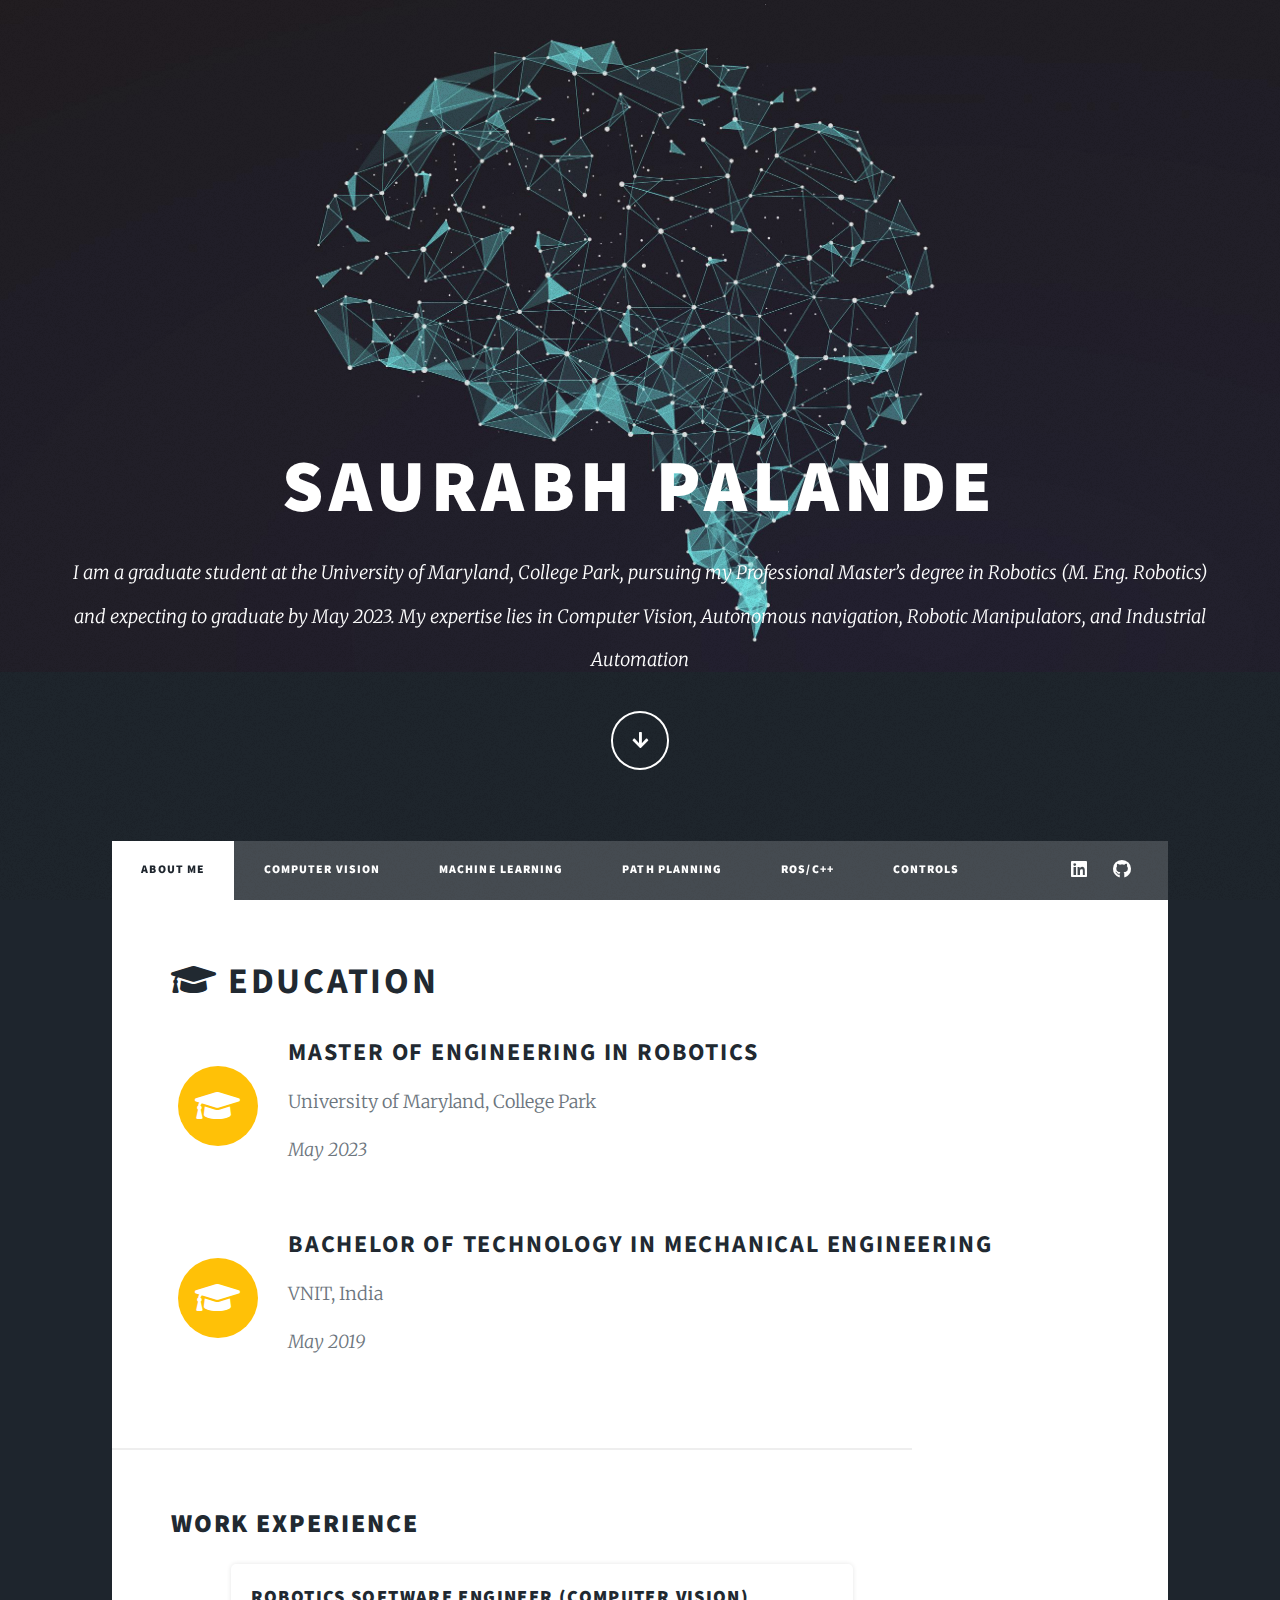
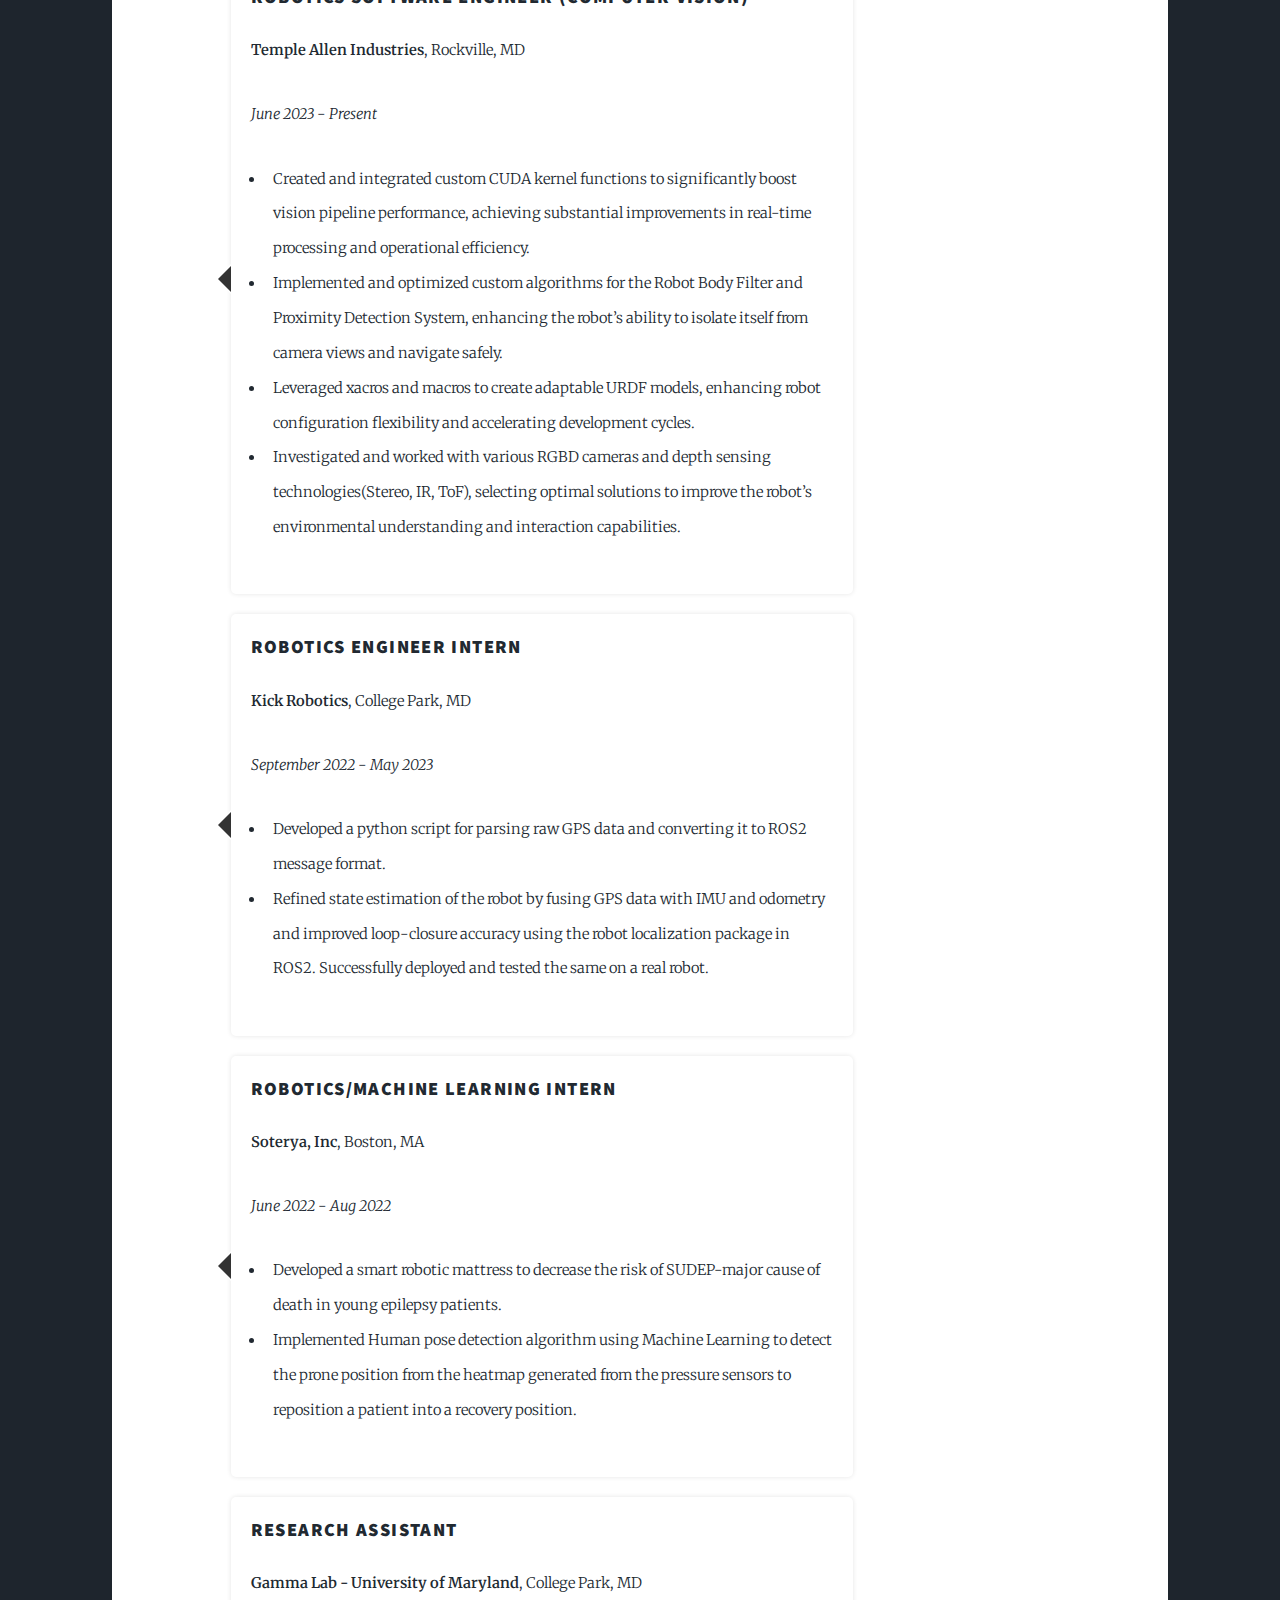
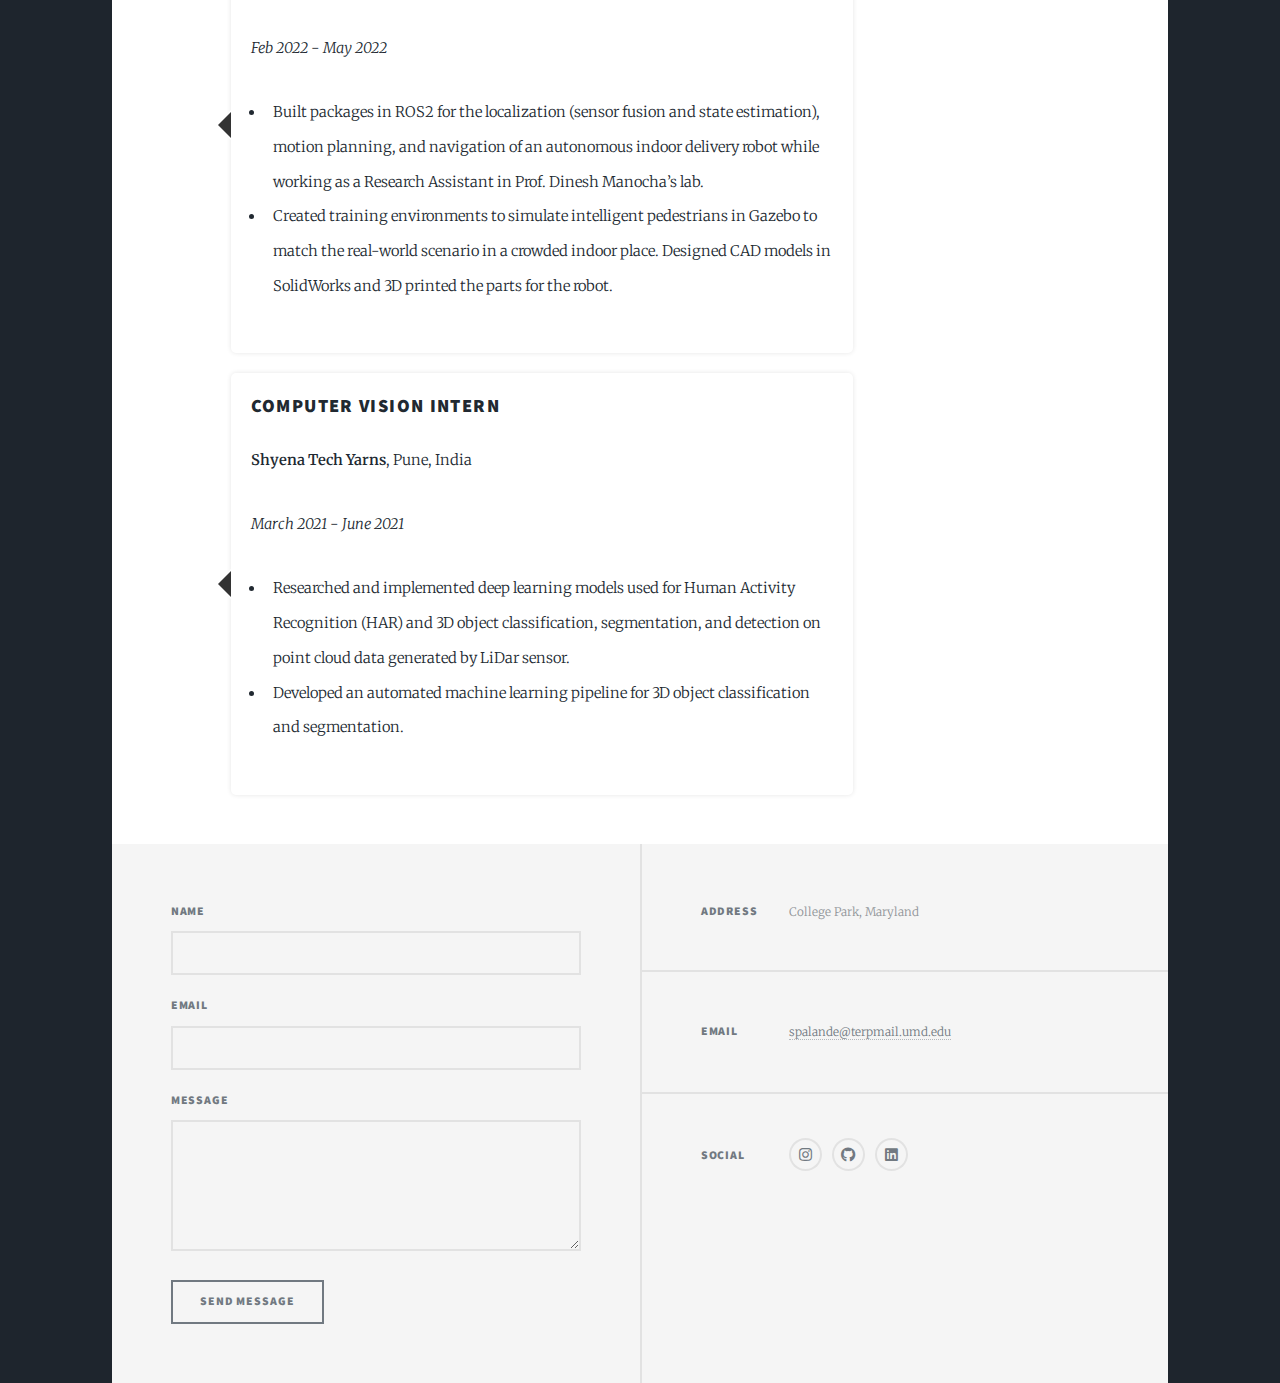
<file: index.html>
<!DOCTYPE HTML>

<html>
	<head>
		<title>Saurabh Palande</title>
		<meta charset="utf-8" />
		<meta name="viewport" content="width=device-width, initial-scale=1, user-scalable=no" />
		<link rel="stylesheet" href="assets/css/main.css" />
		<noscript><link rel="stylesheet" href="assets/css/noscript.css" /></noscript>
	</head>
	<body class="is-preload">

		<!-- Wrapper -->
		<div id="wrapper" class="fade-in">

			<!-- Intro -->
				<div id="intro">
					<h1>Saurabh Palande</h1>
					<p>I am a graduate student at the University of Maryland, College Park, pursuing my Professional Master’s 
						degree in Robotics (M. Eng. Robotics) and expecting to graduate by May 2023. My expertise lies in 
						Computer Vision, Autonomous navigation, Robotic Manipulators, and Industrial Automation<br/>
					   </p>
					<ul class="actions">
						<li><a href="#header" class="button icon solid solo fa-arrow-down scrolly">Continue</a></li>
					</ul>
				</div>

			<!-- Header -->
				<header id="header">
					<a href="https://drive.google.com/file/d/181HIZe7yaBixIs6VdSQa10L0iqOWFUnG/view?usp=share_link" target="_blank" class="logo primary icon solid fa-download">Resume</a>
				</header>

				<!-- Nav -->
				<nav id="nav">
					<ul class="links">
						
						<li class="active"><a href="index.html">About Me</a></li>
						<li><a href="vision.html">Computer Vision</a></li>
						<li ><a href="ml.html">Machine Learning</a></li>
						<li><a href="planning.html">Path Planning</a></li>
						<li><a href="ros.html">ROS/C++</a></li>
						<li><a href="controls.html">Controls</a></li>
					</ul>
					<ul class="icons">
						<!-- <li><a href="#" class="button primary icon solid fa-download">Resume</a></li> -->
						<li><a href="https://www.linkedin.com/in/saurabhpalande/" class="icon brands fa-linkedin" target="_blank"><span class="label">LinkedIn</span></a></li>
						<li><a href="https://github.com/saurabhp369" class="icon brands fa-github" target="_blank"><span class="label">GitHub</span></a></li>
					</ul>
				</nav>

				<!-- Main -->
					
					<div id="main">
						<div class="education">
						<h2><i class="fas fa-graduation-cap"></i> Education</h2>
						<ul>
							<li>
							<div class="education-item">
								<div class="education-icon">
								<i class="fas fa-graduation-cap"></i>
								</div>
								<div class="education-details">
								<h3>Master of Engineering in Robotics</h3>
								<p class="school-name">University of Maryland, College Park</p>
								<p class="graduation-date">May 2023</p>
								</div>
							</div>
							</li>
							<li>
							<div class="education-item">
								<div class="education-icon">
								<i class="fas fa-graduation-cap"></i>
								</div>
								<div class="education-details">
								<h3>Bachelor of Technology in  Mechanical Engineering</h3>
								<p class="school-name">VNIT, India</p>
								<p class="graduation-date">May 2019</p>
								</div>
							</div>
							</li>
						</ul>
						</div>
						  
						<div class="timeline">
							<h2>Work Experience</h2>
							<div class="timeline-item">
								<div class="timeline-content">
								<h3>Robotics Software Engineer (Computer Vision)</h3>
								<p><strong>Temple Allen Industries</strong>, Rockville, MD</p>
								<p><em>June 2023</em> - <em>Present</em></p>
								<ul>
									<li>Created and integrated custom CUDA kernel functions to significantly boost vision pipeline performance, 
										achieving substantial improvements in real-time processing and operational efficiency.</li>
									<li>Implemented and optimized custom algorithms for the Robot Body Filter and Proximity Detection System, 
										enhancing the robot’s ability to isolate itself from camera views and navigate safely.</li>
									<li>Leveraged xacros and macros to create adaptable URDF models, enhancing robot configuration flexibility and accelerating development cycles.</li>
									<li>Investigated and worked with various RGBD cameras and depth sensing technologies(Stereo, IR, ToF), selecting optimal solutions to improve the robot’s
										environmental understanding and interaction capabilities.</li>
								</ul>
								</div>
							</div>
							<div class="timeline-item">
								<div class="timeline-content">
								<h3>Robotics Engineer Intern</h3>
								<p><strong>Kick Robotics</strong>, College Park, MD</p>
								<p><em>September 2022</em> - <em>May 2023</em></p>
								<ul>
									<li>Developed a python script for parsing raw GPS data and converting it to ROS2 message format.</li>
									<li>Refined state estimation of the robot by fusing GPS data with IMU and odometry and improved loop-closure
										accuracy using the robot localization package in ROS2. Successfully deployed and tested the same on a real robot.</li>
								</ul>
								</div>
							</div>
							<div class="timeline-item">
								<div class="timeline-content">
								<h3>Robotics/Machine Learning Intern</h3>
								<p><strong>Soterya, Inc</strong>, Boston, MA</p>
								<p><em>June 2022</em> - <em>Aug 2022</em></p>
								<ul>
									<li>Developed a smart robotic mattress to decrease the risk of SUDEP-major cause of death in young epilepsy patients.</li>
									<li>Implemented Human pose detection algorithm using Machine Learning to detect the prone position from the
										heatmap generated from the pressure sensors to reposition a patient into a recovery position.</li>
								</ul>
								</div>
							</div>
							<div class="timeline-item">
								<div class="timeline-content">
								<h3>Research Assistant</h3>
								<p><strong>Gamma Lab - University of Maryland</strong>, College Park, MD</p>
								<p><em>Feb 2022</em> - <em>May 2022</em></p>
								<ul>
									<li>Built packages in ROS2 for the localization (sensor fusion and state estimation), motion planning, and navigation of
										an autonomous indoor delivery robot while working as a Research Assistant in Prof. Dinesh Manocha’s lab.</li>
									<li>Created training environments to simulate intelligent pedestrians in Gazebo to match the real-world scenario in a
										crowded indoor place. Designed CAD models in SolidWorks and 3D printed the parts for the robot.</li>
								</ul>
								</div>
							</div>
							<div class="timeline-item">
								<div class="timeline-content">
								<h3>Computer Vision Intern</h3>
								<p><strong>Shyena Tech Yarns</strong>, Pune, India</p>
								<p><em>March 2021</em> - <em>June 2021</em></p>
								<ul>
									<li>Researched and implemented deep learning models used for Human Activity Recognition (HAR) and 3D object
										classification, segmentation, and detection on point cloud data generated by LiDar sensor.</li>
									<li>Developed an automated machine learning pipeline for 3D object classification and segmentation.</li>
								</ul>
								</div>
							</div>
						</div>
					</div>

				<!-- Footer -->
					<footer id="footer">
						<section>
							<form method="post" action="#">
								<div class="fields">
									<div class="field">
										<label for="name">Name</label>
										<input type="text" name="name" id="name" />
									</div>
									<div class="field">
										<label for="email">Email</label>
										<input type="text" name="email" id="email" />
									</div>
									<div class="field">
										<label for="message">Message</label>
										<textarea name="message" id="message" rows="3"></textarea>
									</div>
								</div>
								<ul class="actions">
									<li><input type="submit" value="Send Message" /></li>
								</ul>
							</form>
						</section>
						<section class="split contact">
							<section class="alt">
								<h3>Address</h3>
								<p>College Park, Maryland</p>
							</section>
							<section>
								<h3>Email</h3>
								<p><a href="mailto:spalande@terpmail.umd.edu">spalande@terpmail.umd.edu</a></p>
							</section>
							<section>
								<h3>Social</h3>
								<ul class="icons alt">
									<li><a href="#" class="icon brands alt fa-instagram"><span class="label">Instagram</span></a></li>
									<li><a href="#" class="icon brands alt fa-github"><span class="label">GitHub</span></a></li>
									<li><a href="#" class="icon brands alt fa-linkedin"><span class="label">LinkedIn</span></a></li>
								</ul>
							</section>
						</section>
					</footer>

			</div>

		<!-- Scripts -->
			<script src="assets/js/jquery.min.js"></script>
			<script src="assets/js/jquery.scrollex.min.js"></script>
			<script src="assets/js/jquery.scrolly.min.js"></script>
			<script src="assets/js/browser.min.js"></script>
			<script src="assets/js/breakpoints.min.js"></script>
			<script src="assets/js/util.js"></script>
			<script src="assets/js/main.js"></script>

	</body>
</html>
</file>
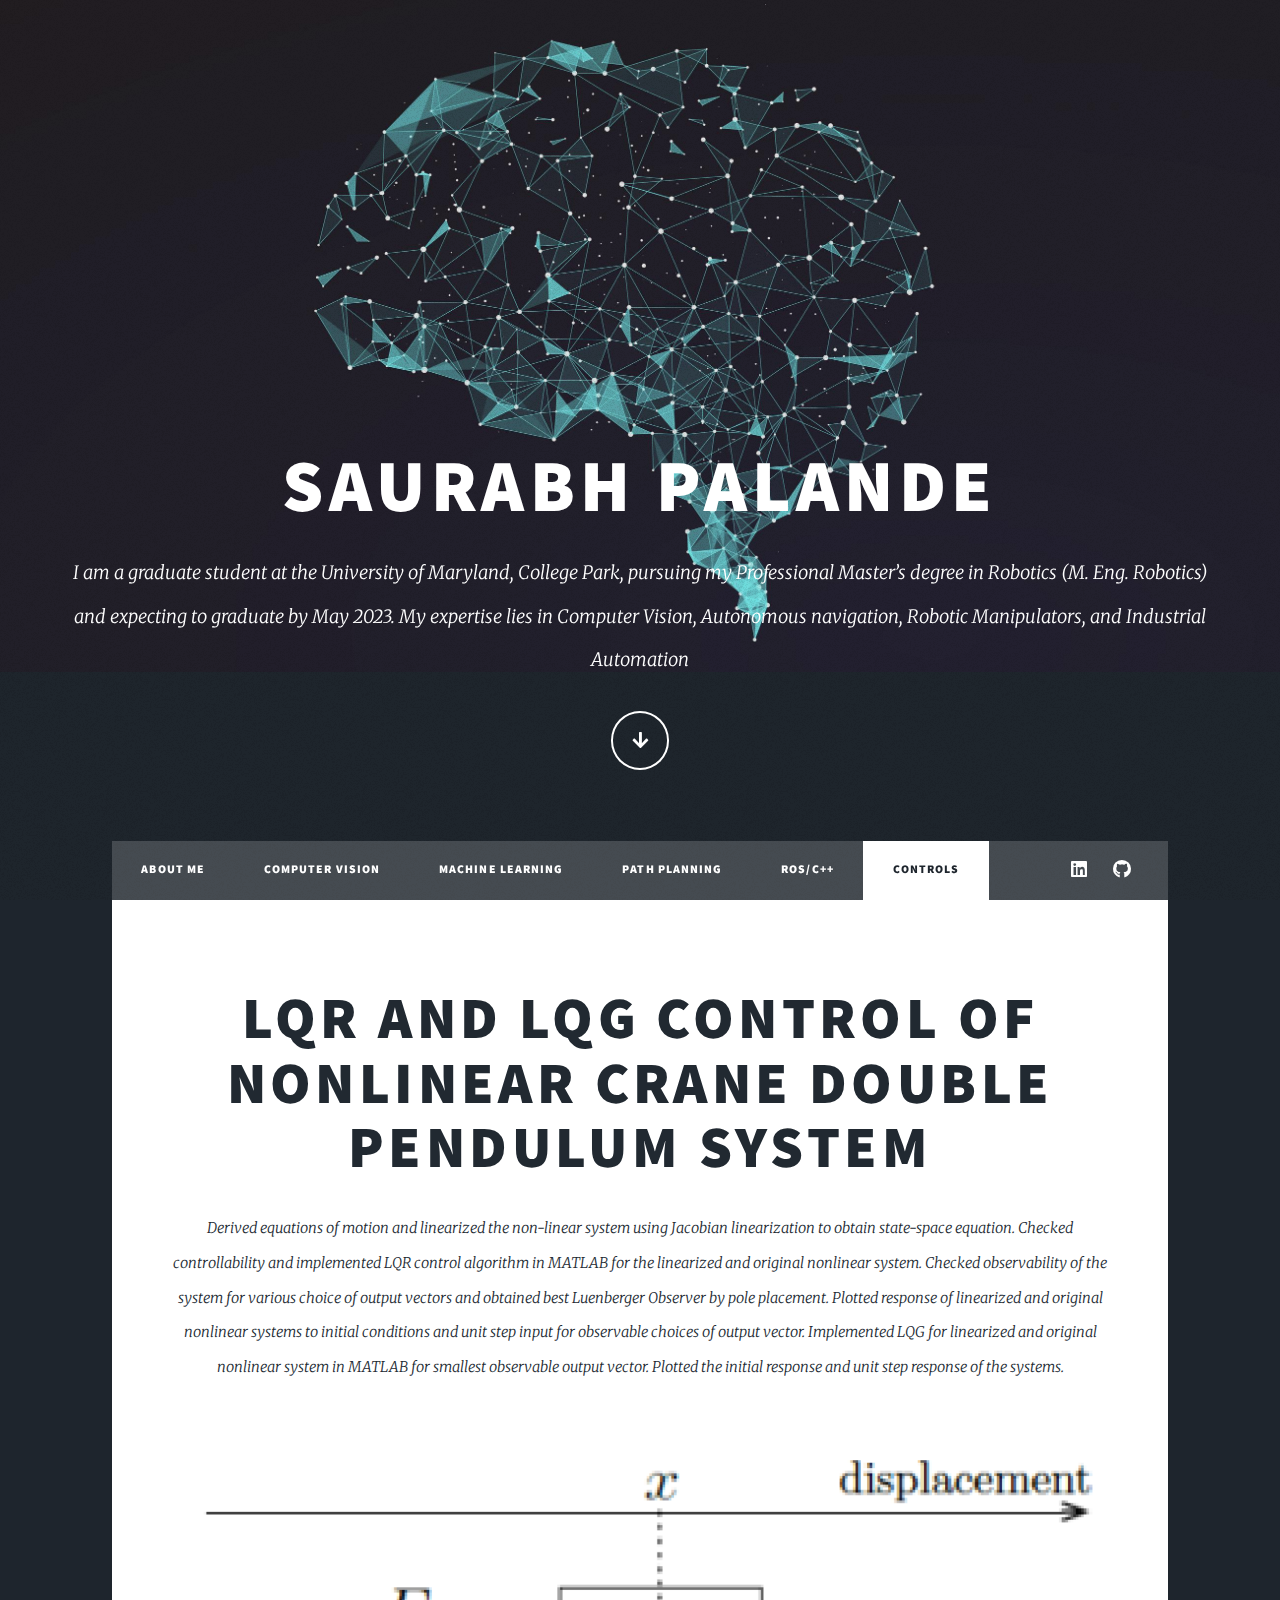
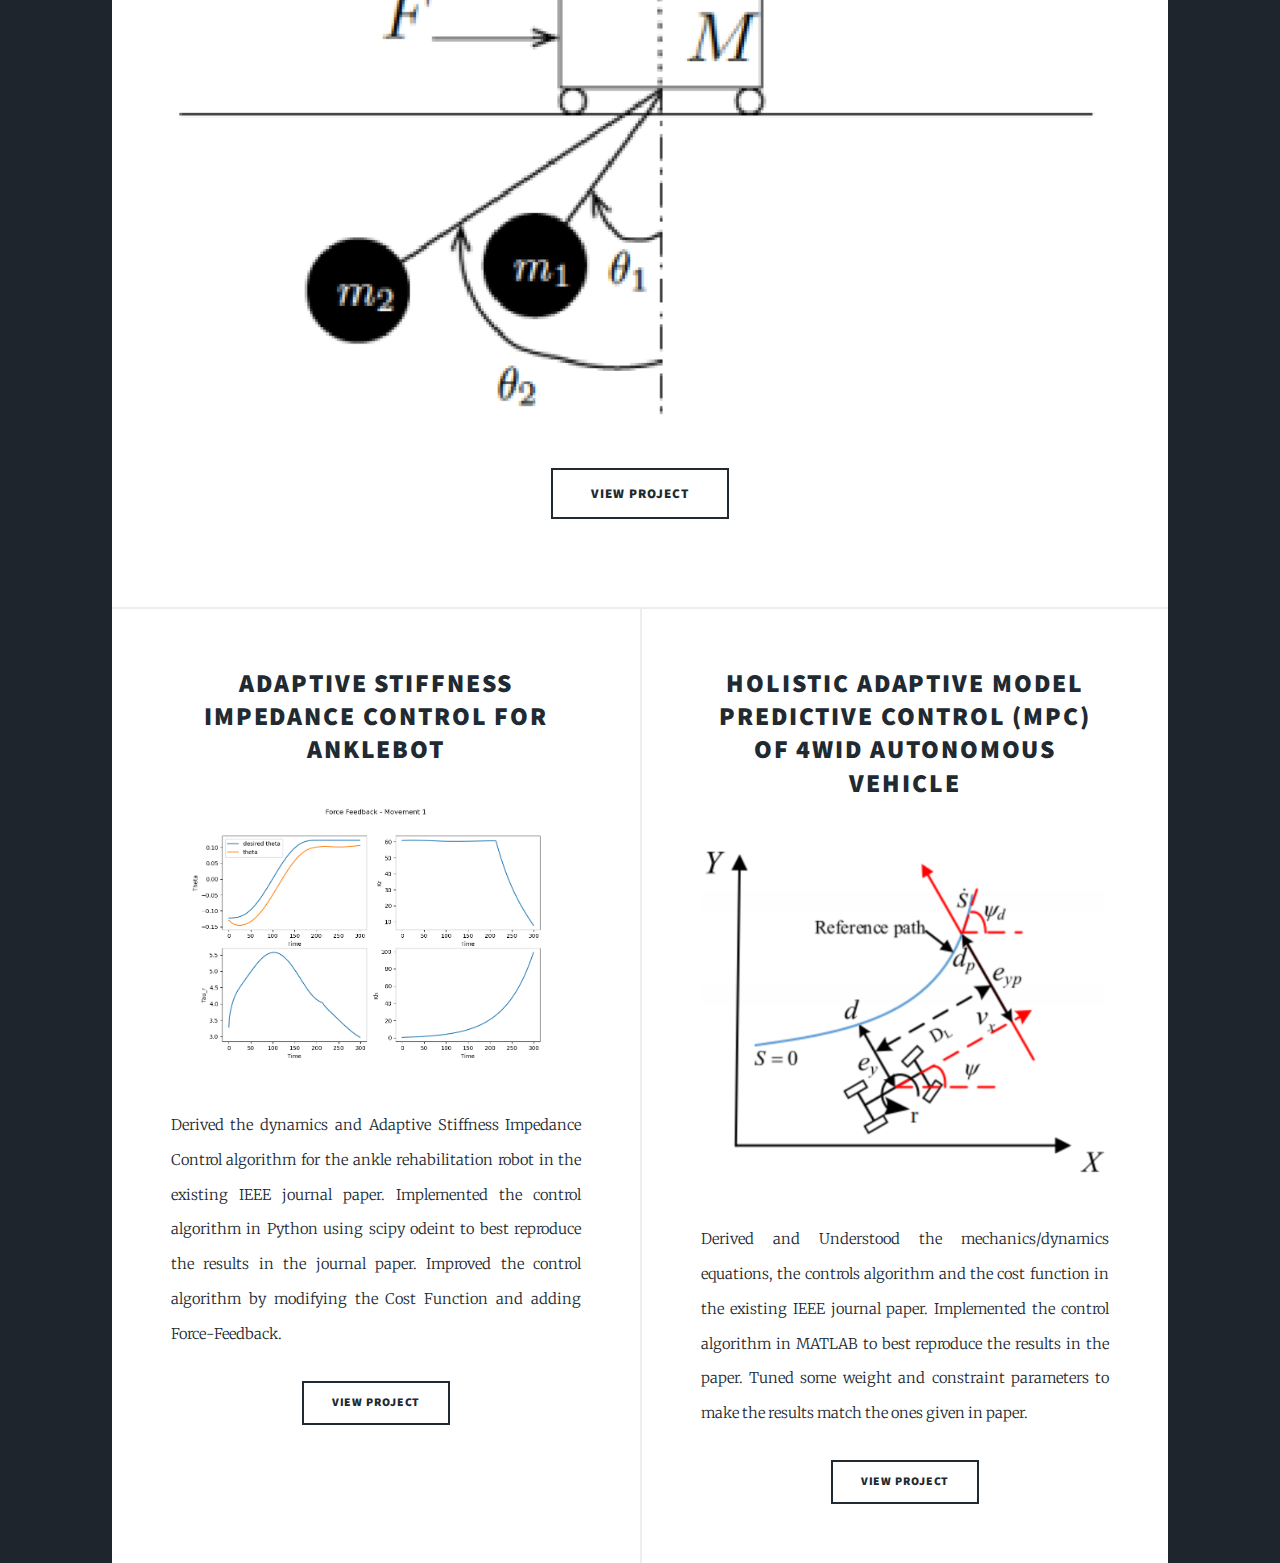
<file: controls.html>
<!DOCTYPE HTML>
<html>
	<head>
		<title>Controls Page</title>
		<meta charset="utf-8" />
		<meta name="viewport" content="width=device-width, initial-scale=1, user-scalable=no" />
		<link rel="stylesheet" href="assets/css/main.css" />
		<noscript><link rel="stylesheet" href="assets/css/noscript.css" /></noscript>
	</head>
	<body class="is-preload">

		<!-- Wrapper -->
		<div id="wrapper" class="fade-in">

			<!-- Intro -->
			<div id="intro">
				<h1>Saurabh Palande</h1>
				<p>I am a graduate student at the University of Maryland, College Park, pursuing my Professional Master’s 
					degree in Robotics (M. Eng. Robotics) and expecting to graduate by May 2023. My expertise lies in 
					Computer Vision, Autonomous navigation, Robotic Manipulators, and Industrial Automation<br/>
				   </p>
				<ul class="actions">
					<li><a href="#header" class="button icon solid solo fa-arrow-down scrolly">Continue</a></li>
				</ul>
			</div>

		<!-- Header -->
			<header id="header">
				<a href="https://drive.google.com/file/d/181HIZe7yaBixIs6VdSQa10L0iqOWFUnG/view?usp=share_link" target="_blank" class="logo primary icon solid fa-download">Resume</a>
			</header>

				<!-- Nav -->
					<nav id="nav">
						<ul class="links">
							<li ><a href="index.html">About Me</a></li>
							<li><a href="vision.html">Computer Vision</a></li>
							<li ><a href="ml.html">Machine Learning</a></li>
							<li><a href="planning.html">Path Planning</a></li>
							<li><a href="ros.html">ROS/C++</a></li>
							<li class="active"><a href="controls.html">Controls</a></li>
						</ul>
						<ul class="icons">
							<!-- <li><a href="#" class="button primary icon solid fa-download">Resume</a></li> -->
							<li><a href="https://www.linkedin.com/in/saurabhpalande/" class="icon brands fa-linkedin" target="_blank"><span class="label">LinkedIn</span></a></li>
							<li><a href="https://github.com/saurabhp369" class="icon brands fa-github" target="_blank"><span class="label">GitHub</span></a></li>
						</ul>
					</nav>

				<!-- Main -->
				<div id="main">
							
					<!-- Featured Post -->
					<article class = "post featured">
						<header class = "major">
							<h2><a href="#">LQR and LQG Control of Nonlinear Crane double pendulum system</a></h2>
							<p>Derived equations of motion and linearized the non-linear system using Jacobian linearization to obtain state-space equation. Checked controllability and implemented LQR control algorithm in MATLAB for the linearized and original nonlinear system. Checked observability of the system for various choice of output vectors and obtained best Luenberger Observer by pole placement. Plotted response of linearized and original nonlinear systems to initial conditions and unit step input for observable choices of output vector. Implemented LQG for linearized and original nonlinear system in MATLAB for smallest observable output vector. Plotted the initial response and unit step response of the systems.</p>
						</header>
						<a href="#" class="image fit"><img src="images/con_4.jpg" alt="" /></a>
						
						<ul class="actions special">
							<li><a href="https://github.com/saurabhp369/LQR-and-LQG-for-Crane-Double-Pendulum-System" class="button large">View Project</a></li>
						</ul>
					</article>

					<!-- Posts -->
						<section class="posts">
							<article>
								<header>
									<h2><a href="#">Adaptive Stiffness Impedance Control for AnkleBot</a></h2>
								</header>
								<a href="#" class="image fit"><img src="images/con_2.jpg" alt="" /></a>
								<p>Derived the dynamics and Adaptive Stiffness Impedance Control algorithm for the ankle rehabilitation robot in the existing IEEE journal paper. Implemented the control algorithm in Python using scipy odeint to best reproduce the results in the journal paper. Improved the control algorithm by modifying the Cost Function and adding Force-Feedback.</p>
								<ul class="actions special">
									<li><a href="https://github.com/saurabhp369/Ankle_bot" class="button">View Project</a></li>
								</ul>
							</article>
							<article>
								<header>
									<h2><a href="#">Holistic Adaptive Model Predictive Control (MPC) of 4WID Autonomous vehicle</a></h2>
								</header>
								<a href="#" class="image fit"><img src="images/con_5.jpg" alt="" /></a>
								<p>Derived and Understood the mechanics/dynamics equations, the controls algorithm and the cost function in the existing IEEE journal paper. Implemented the control algorithm in MATLAB to best reproduce the results in the paper. Tuned some weight and constraint parameters to make the results match the ones given in paper.</p>
								<ul class="actions special">
									<li><a href="https://github.com/saurabhp369/Holistic-Adaptive-MPC-4wID-Vehicle-Paper-validation" class="button">View Project</a></li>
								</ul>
							</article>
						</section>
				</div>
		</div>

		<!-- Scripts -->
			<script src="assets/js/jquery.min.js"></script>
			<script src="assets/js/jquery.scrollex.min.js"></script>
			<script src="assets/js/jquery.scrolly.min.js"></script>
			<script src="assets/js/browser.min.js"></script>
			<script src="assets/js/breakpoints.min.js"></script>
			<script src="assets/js/util.js"></script>
			<script src="assets/js/main.js"></script>

	</body>
</html>
</file>
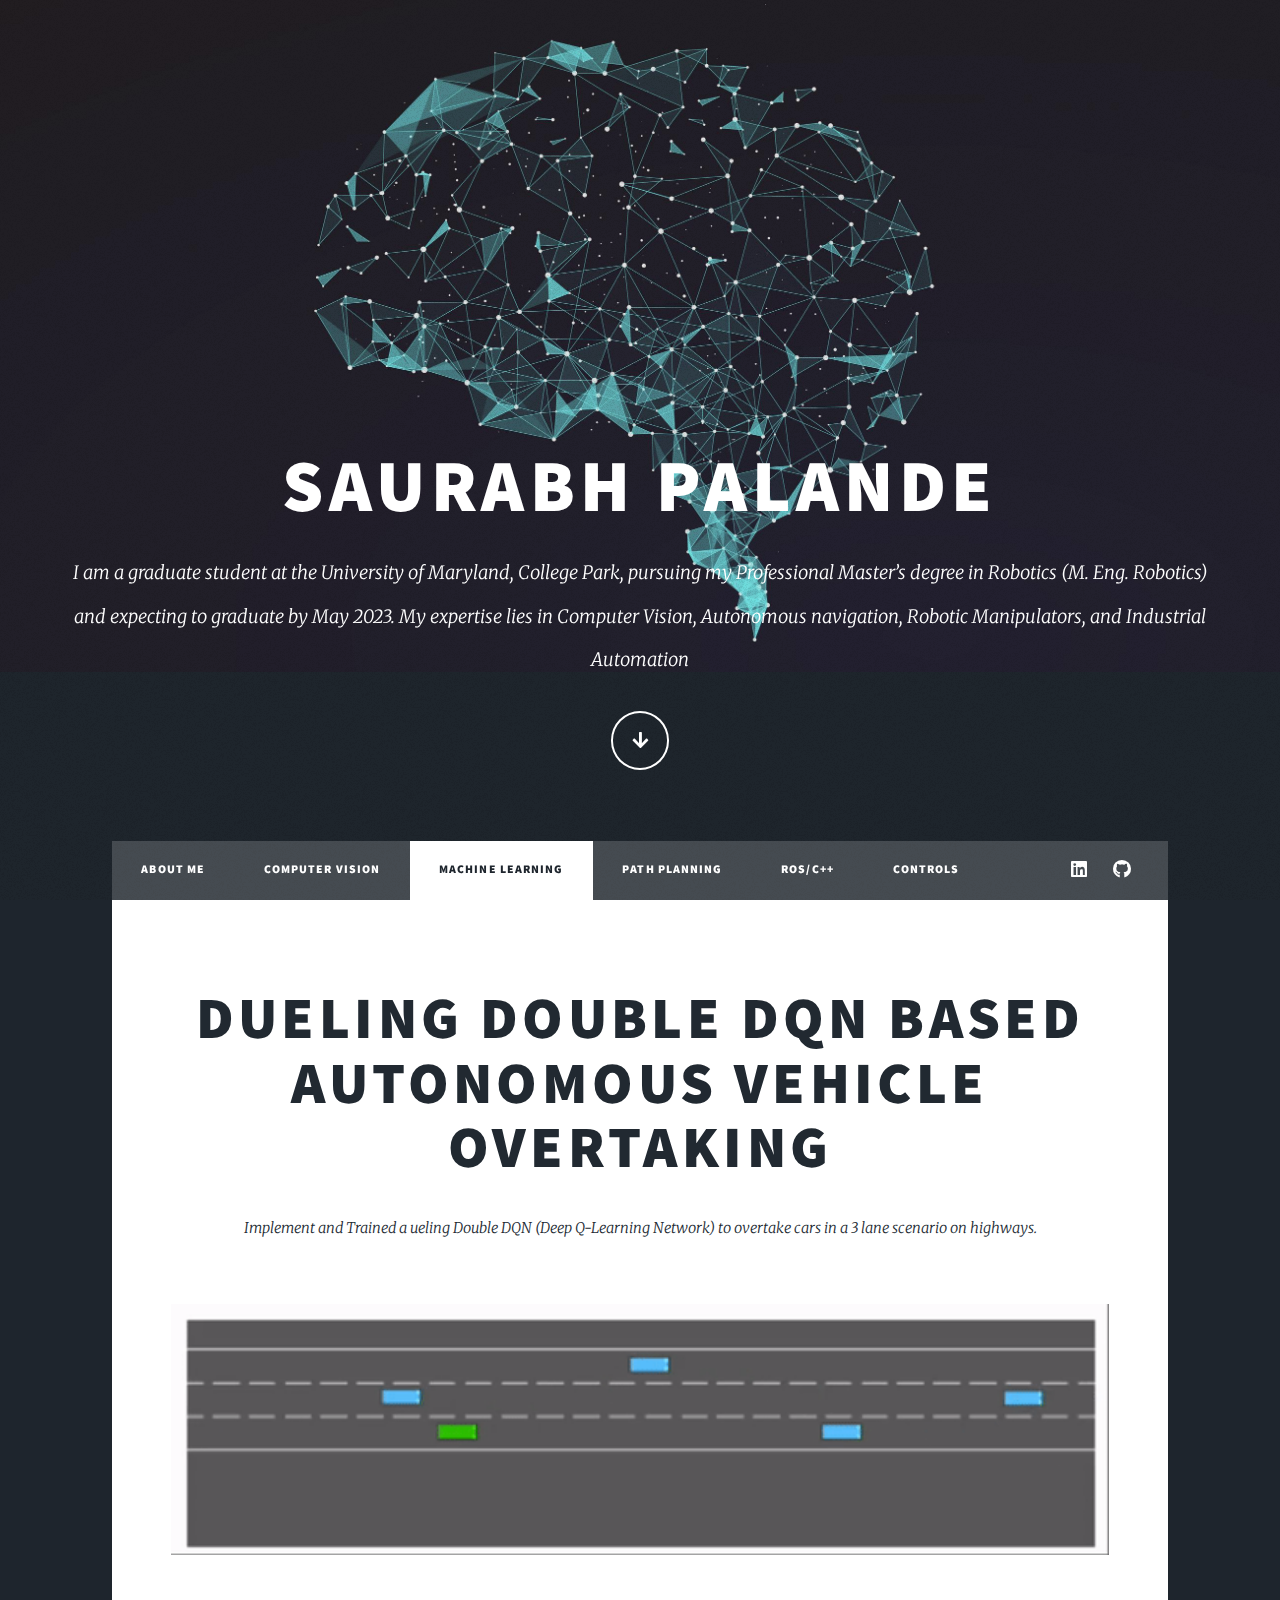
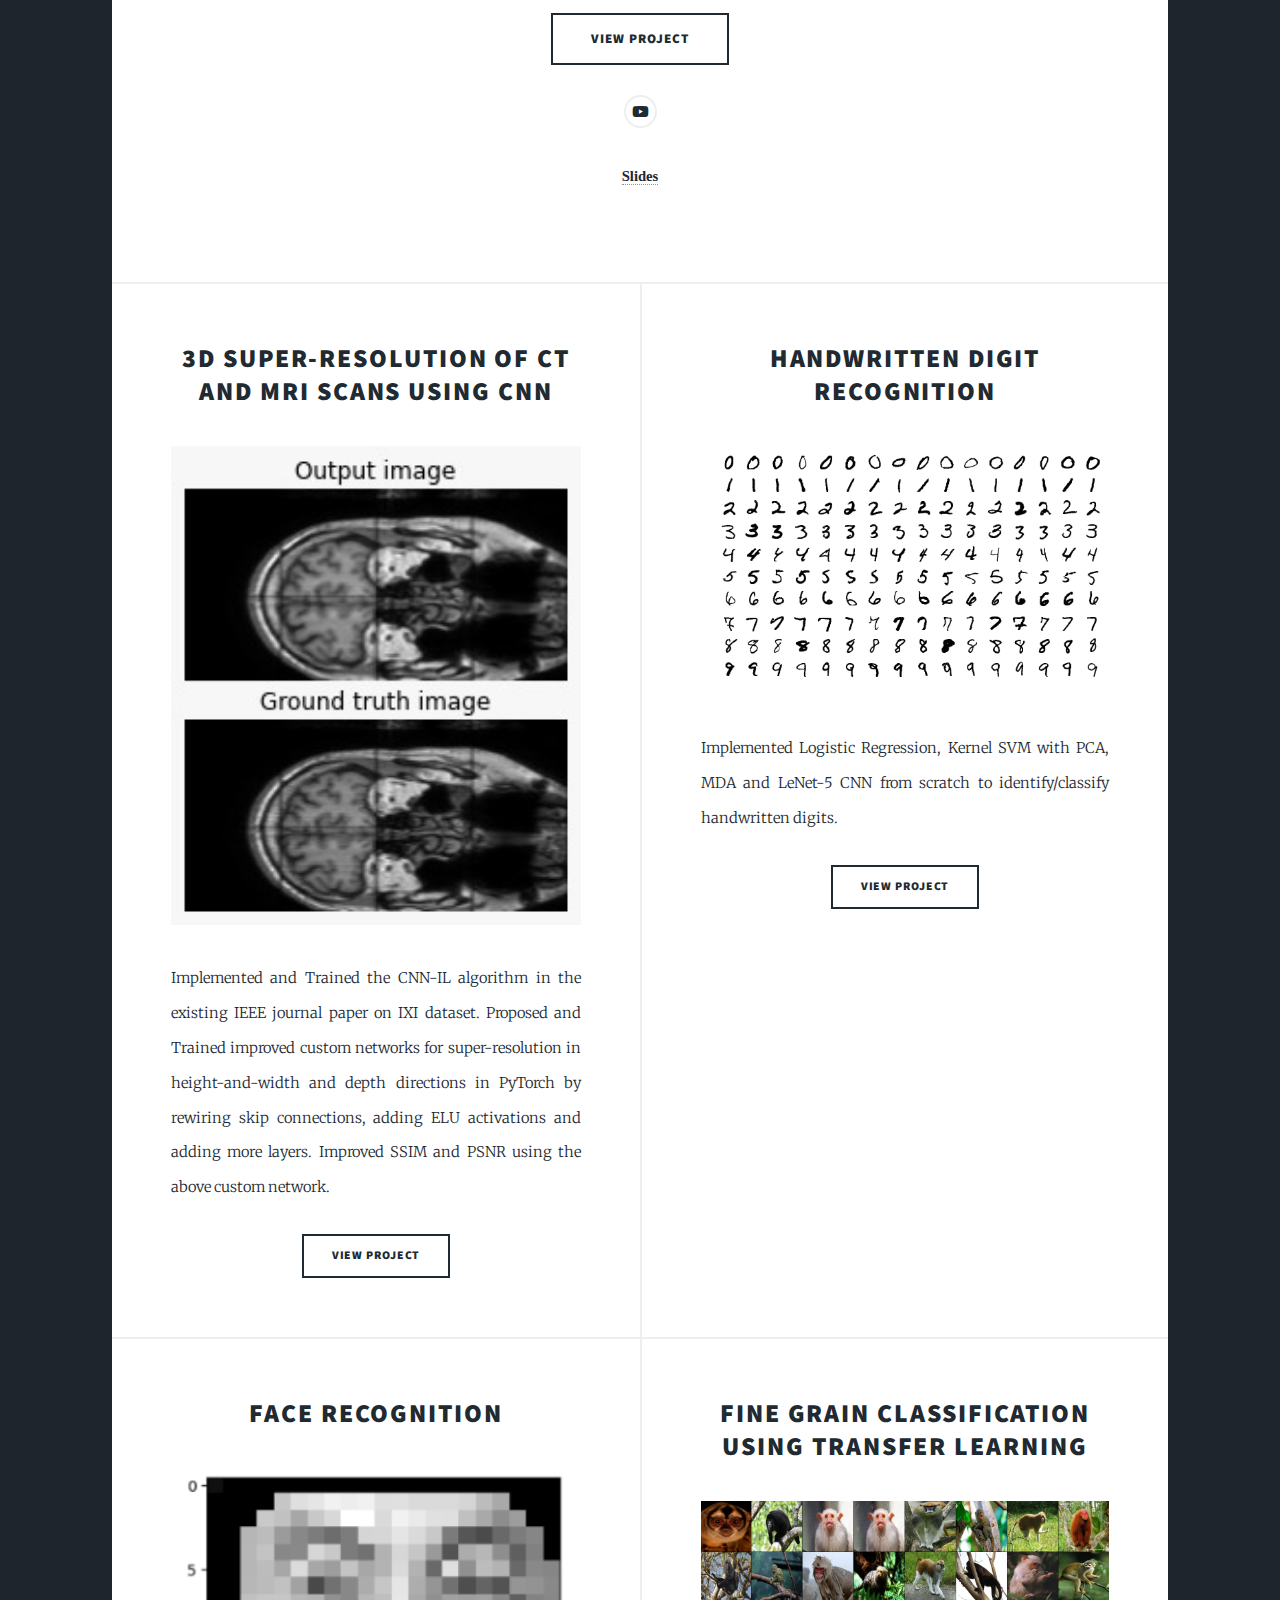
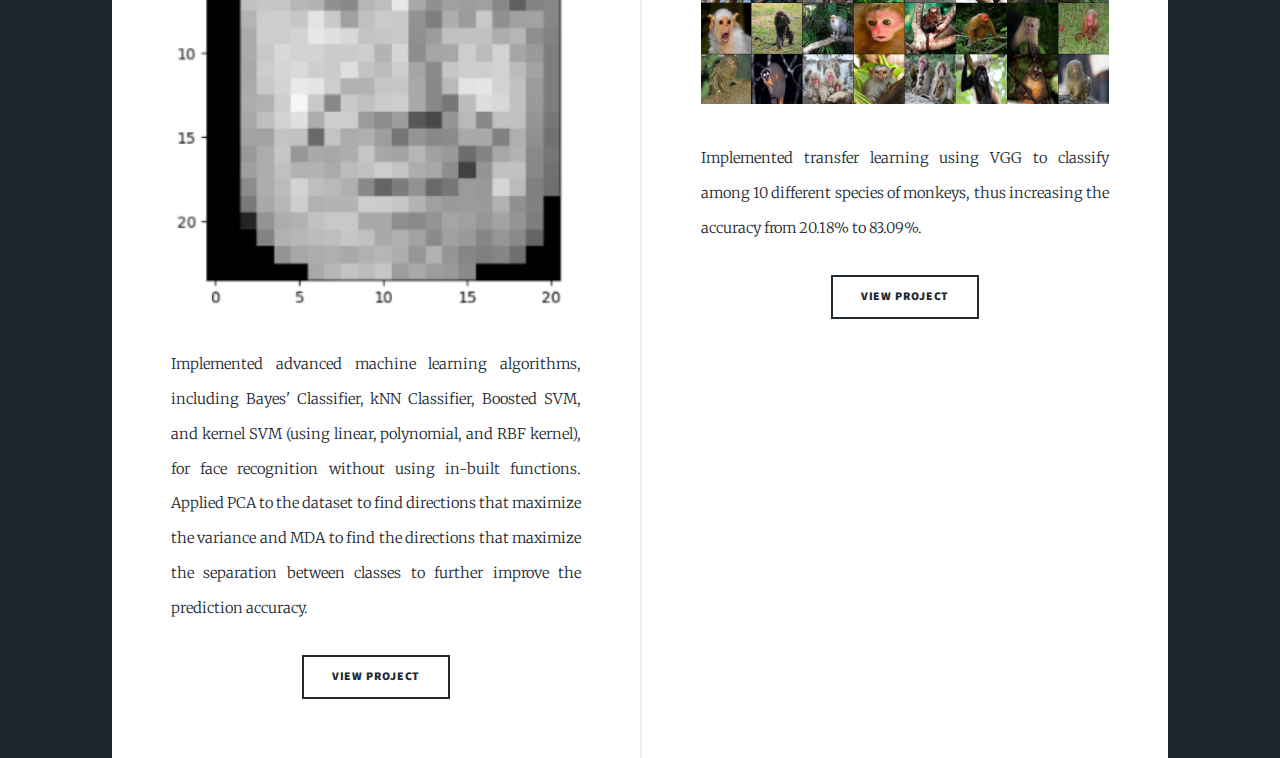
<file: ml.html>
<!DOCTYPE HTML>

<html>
	<head>
		<title>Saurabh Palande</title>
		<meta charset="utf-8" />
		<meta name="viewport" content="width=device-width, initial-scale=1, user-scalable=no" />
		
		<link rel="stylesheet" href="assets/css/main.css" />
		<noscript><link rel="stylesheet" href="assets/css/noscript.css" /></noscript>
	</head>
	<body class="is-preload">

		<!-- Wrapper -->
			<div id="wrapper" class="fade-in">

				<!-- Intro -->
					<div id="intro">
						<h1>Saurabh Palande</h1>
						<p>I am a graduate student at the University of Maryland, College Park, pursuing my Professional Master’s 
							degree in Robotics (M. Eng. Robotics) and expecting to graduate by May 2023. My expertise lies in 
							Computer Vision, Autonomous navigation, Robotic Manipulators, and Industrial Automation<br/>
						   </p>
						<ul class="actions">
							<li><a href="#header" class="button icon solid solo fa-arrow-down scrolly">Continue</a></li>
						</ul>
					</div>

				<!-- Header -->
					<header id="header">
						<a href="https://drive.google.com/file/d/181HIZe7yaBixIs6VdSQa10L0iqOWFUnG/view?usp=share_link" target="_blank" class="logo primary icon solid fa-download">Resume</a>
					</header>

				<!-- Nav -->
					<nav id="nav">
						<ul class="links">
							
							<li ><a href="index.html">About Me</a></li>
							<li><a href="vision.html">Computer Vision</a></li>
							<li class="active"><a href="ml.html">Machine Learning</a></li>
							<li><a href="planning.html">Path Planning</a></li>
							<li><a href="ros.html">ROS/C++</a></li>
							<li><a href="controls.html">Controls</a></li>
						</ul>
						<ul class="icons">
							<!-- <li><a href="#" class="button primary icon solid fa-download">Resume</a></li> -->
							<li><a href="https://www.linkedin.com/in/saurabhpalande/" class="icon brands fa-linkedin" target="_blank"><span class="label">LinkedIn</span></a></li>
							<li><a href="https://github.com/saurabhp369" class="icon brands fa-github" target="_blank"><span class="label">GitHub</span></a></li>
						</ul>
					</nav>

				<!-- Main -->
					
			  
					<div id="main">
							
						<!-- Featured Post -->
							<article class="post featured">
								
								<header class="major">
									<h2><a href="#">Dueling Double DQN based Autonomous Vehicle Overtaking</a></h2>
									<p>Implement and Trained a ueling Double DQN (Deep Q-Learning Network) to overtake cars in a 3 lane scenario on highways.</p>
								</header>
								<a href="#" class="image main"><img src="images/episode_400.gif" alt="" /></a>
								<ul class="actions special">
									<li><a href="https://github.com/saurabhp369/-Autonomous-Vehicle-overtake-using-Dueling-Double-DQN" class="button large">View Project</a></li>
								</ul>
								<ul class="icons alt">
									<li><a href="https://drive.google.com/file/d/18X4ysVLBYwNWb7MdbOMmfhgPXBrBBAR-/view?usp=share_link" class="icon brands alt fa-youtube"><span class="label">YouTube</span></a></li>
								</ul>
								<ul class="icons alt">
									<li><a href="https://docs.google.com/presentation/d/1d4FuJB21Xt9LFXBmewEPCYVqDcJRhvXKuaBobqFWmBA/edit?usp=share_link" class="fas fa-presentation"><span class="label">Slides</span></a></li>
								</ul>
							</article>

						<!-- Posts -->
							<section class="posts">
								<article>
									<header>
										<h2><a href="#">3D Super-Resolution of CT and MRI Scans using CNN</a></h2>
									</header>
									<a href="#" class="image fit"><img src="images/ml_2.jpg" alt="" /></a>
									<p>Implemented and Trained the CNN-IL algorithm in the existing IEEE journal paper on IXI dataset. Proposed and Trained improved custom networks for super-resolution in height-and-width and depth directions in PyTorch by rewiring skip connections, adding ELU activations and adding more layers. Improved SSIM and PSNR using the above custom network.</p>
									<ul class="actions special">
										<li><a href="https://github.com/saurabhp369/3D-MRI-CNN-Super-Resolution" class="button">View Project</a></li>
									</ul>
								</article>
								<article>
									<header>
										
										<h2><a href="#">Handwritten Digit Recognition</a></h2>
									</header>
									<a href="#" class="image fit"><img src="images/ml_3.jpg" alt="" /></a>
									<p>Implemented Logistic Regression, Kernel SVM with PCA, MDA and LeNet-5 CNN from scratch to identify/classify handwritten digits.</p>
									<ul class="actions special">
										<li><a href="https://github.com/saurabhp369/Logistic_Regression_MNIST" class="button">View Project</a></li>
									</ul>
								</article>
								<article>
									<header>
										
										<h2><a href="#">Face recognition</a></h2>
									</header>
									<a href="#" class="image fit"><img src="images/ml_4.jpg" alt="" /></a>
									<p>Implemented advanced machine learning algorithms, including Bayes' Classifier, kNN Classifier, Boosted SVM,
										and kernel SVM (using linear, polynomial, and RBF kernel), for face recognition without using in-built functions.
										Applied PCA to the dataset to find directions that maximize the variance and MDA to find the directions that
										maximize the separation between classes to further improve the prediction accuracy.</p>
									<ul class="actions special">
										<li><a href="https://github.com/saurabhp369/Face_Recognition" class="button">View Project</a></li>
									</ul>
								</article>
								<article>
									<header>
										
										<h2><a href="#">Fine grain classification using Transfer Learning</a></h2>
									</header>
									<a href="#" class="image fit"><img src="images/tf.jpg" alt="" /></a>
									<p>Implemented transfer learning using VGG to classify among 10 different species of monkeys, thus increasing the
										accuracy from 20.18% to 83.09%.</p>
									<ul class="actions special">
										<li><a href="https://github.com/saurabhp369/Transfer_Learning" class="button">View Project</a></li>
									</ul>
								</article>
							</section>

					</div>
			</div>

		<!-- Scripts -->
			<script src="assets/js/jquery.min.js"></script>
			<script src="assets/js/jquery.scrollex.min.js"></script>
			<script src="assets/js/jquery.scrolly.min.js"></script>
			<script src="assets/js/browser.min.js"></script>
			<script src="assets/js/breakpoints.min.js"></script>
			<script src="assets/js/util.js"></script>
			<script src="assets/js/main.js"></script>

	</body>
</html>
</file>
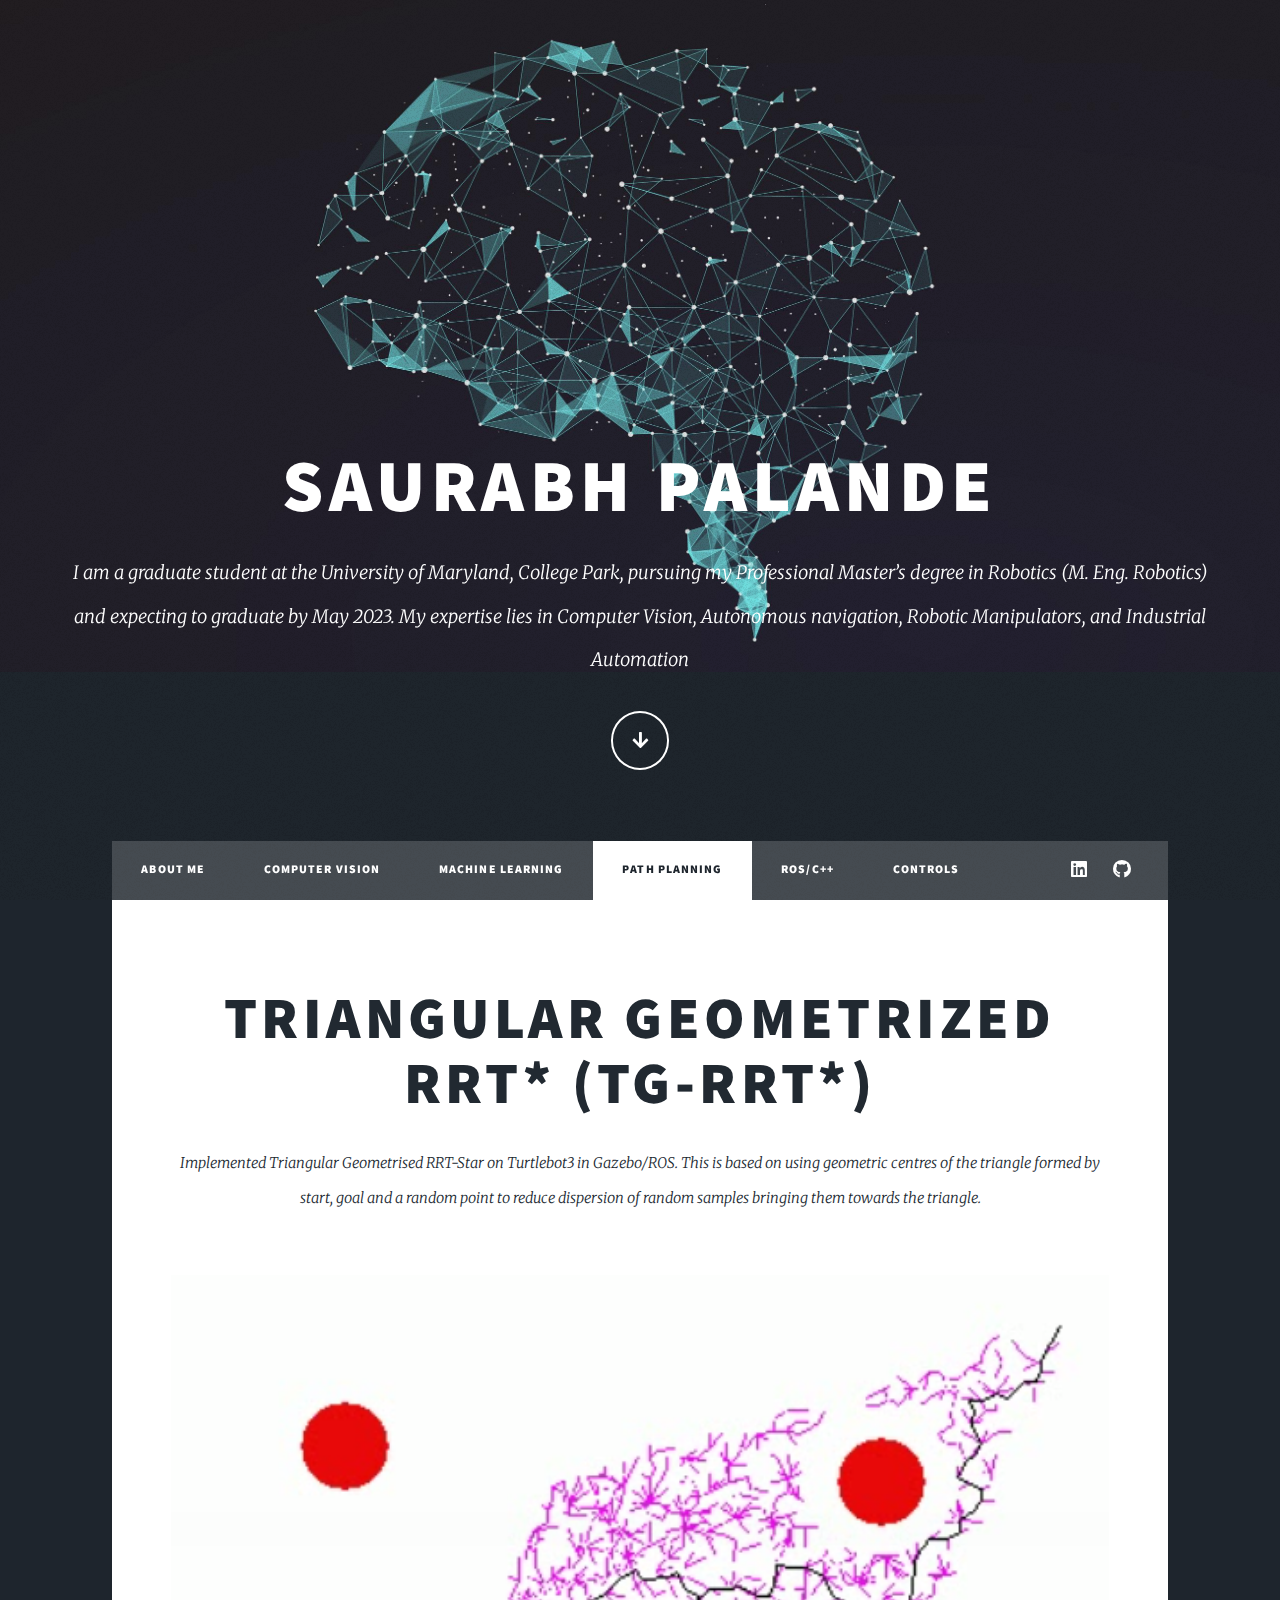
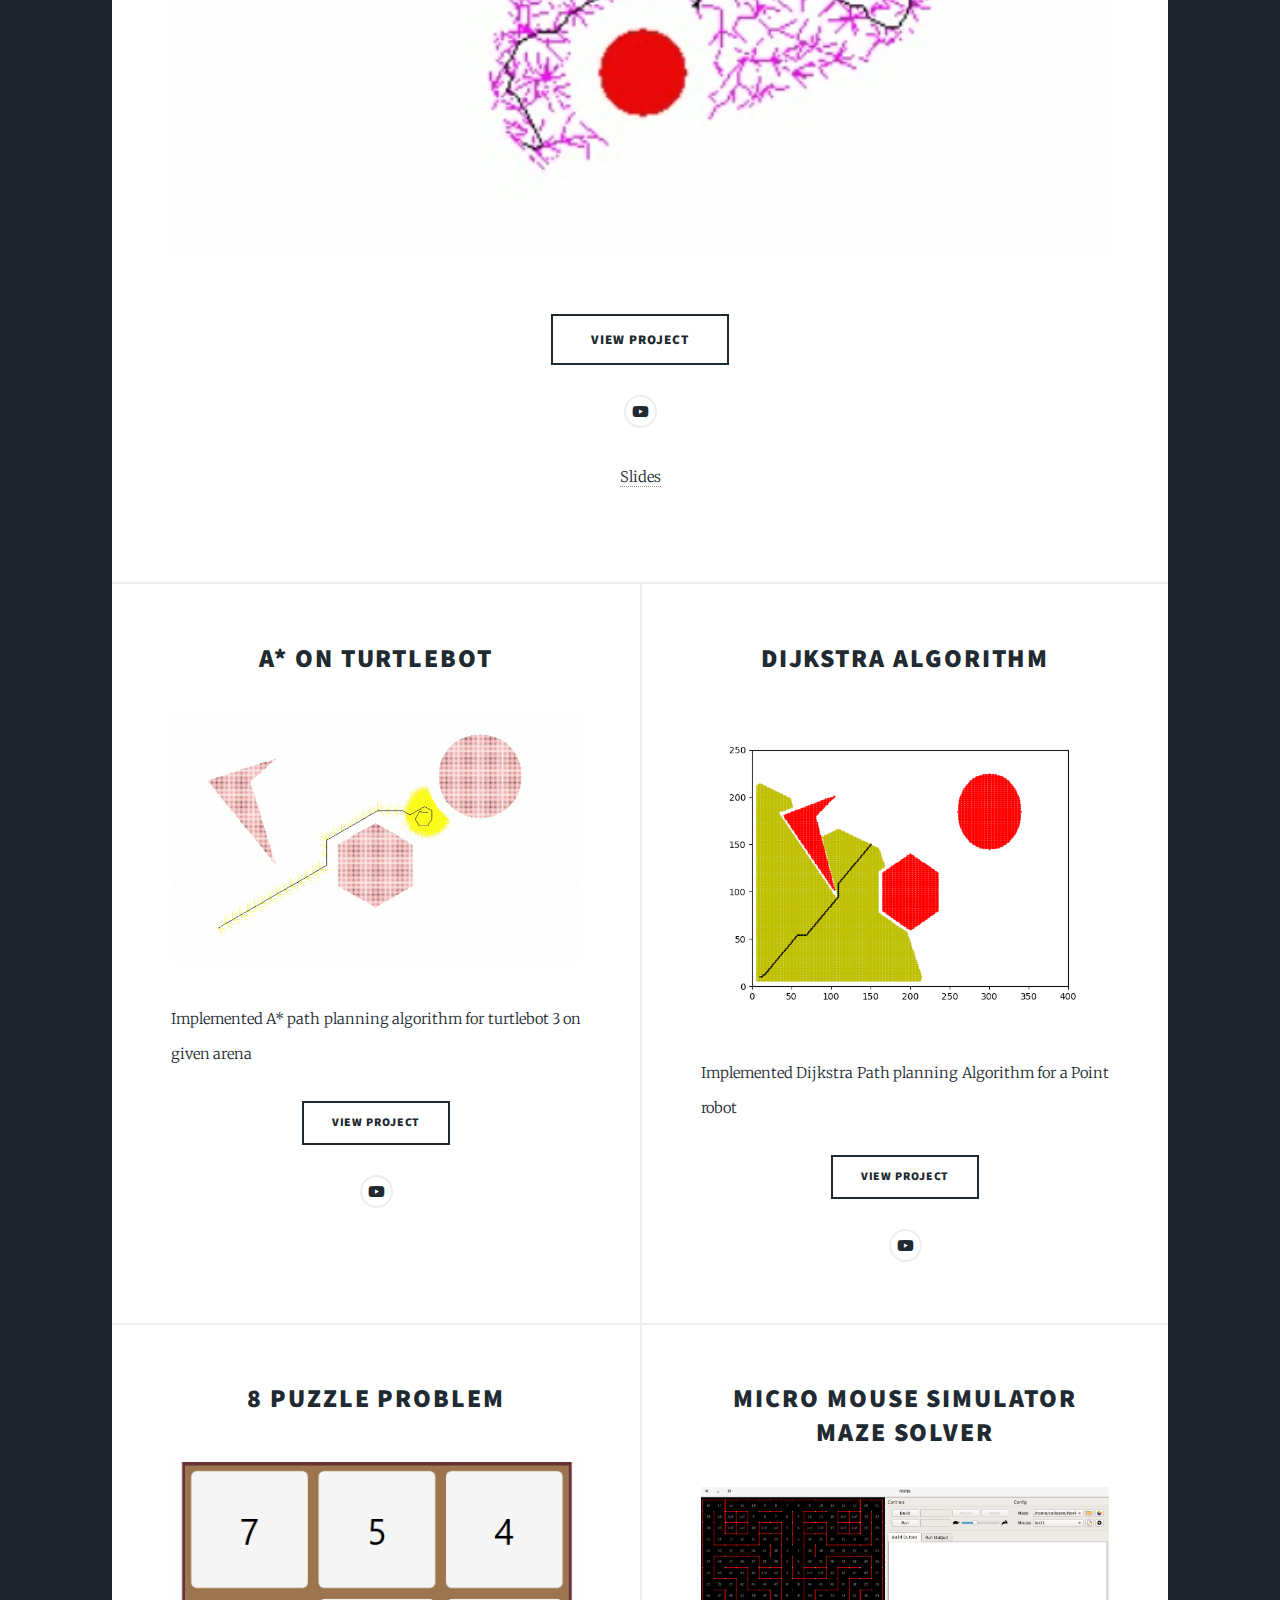
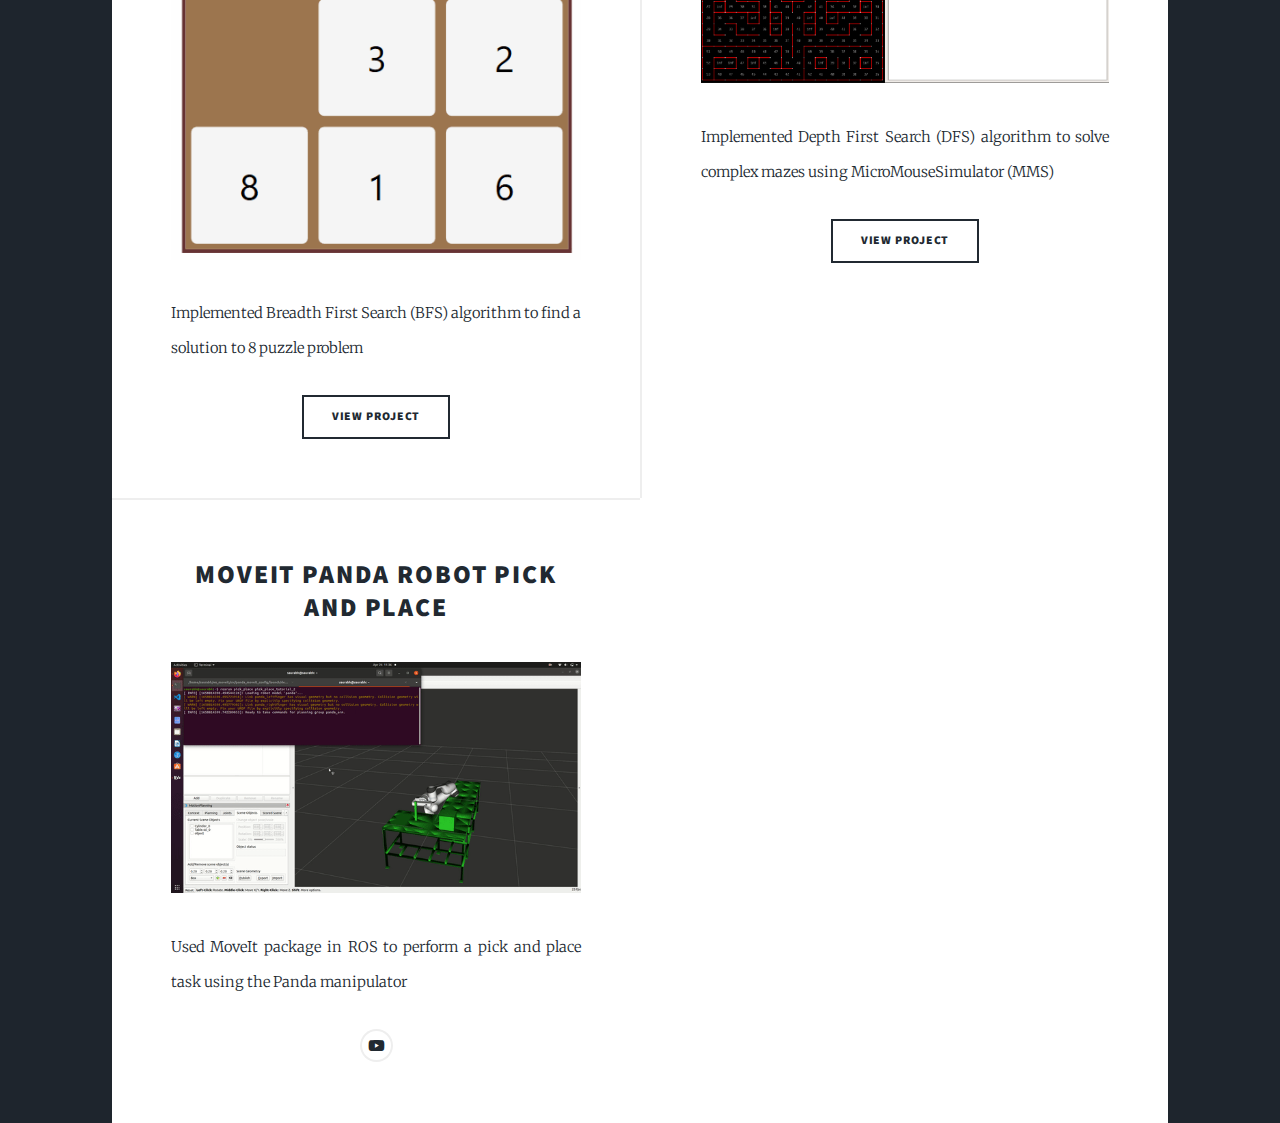
<file: planning.html>
<!DOCTYPE HTML>
<html>
	<head>
		<title>Planning Page</title>
		<meta charset="utf-8" />
		<meta name="viewport" content="width=device-width, initial-scale=1, user-scalable=no" />
		<link rel="stylesheet" href="assets/css/main.css" />
		<noscript><link rel="stylesheet" href="assets/css/noscript.css" /></noscript>
	</head>
	<body class="is-preload">

		<!-- Wrapper -->
		<div id="wrapper" class="fade-in">

			<!-- Intro -->
				<div id="intro">
					<h1>Saurabh Palande</h1>
					<p>I am a graduate student at the University of Maryland, College Park, pursuing my Professional Master’s 
						degree in Robotics (M. Eng. Robotics) and expecting to graduate by May 2023. My expertise lies in 
						Computer Vision, Autonomous navigation, Robotic Manipulators, and Industrial Automation<br/>
					</p>
					<ul class="actions">
						<li><a href="#header" class="button icon solid solo fa-arrow-down scrolly">Continue</a></li>
					</ul>
				</div>

			<!-- Header -->
				<header id="header">
					<a href="https://drive.google.com/file/d/181HIZe7yaBixIs6VdSQa10L0iqOWFUnG/view?usp=share_link" target="_blank" class="logo primary icon solid fa-download">Resume</a>
				</header>

				<!-- Nav -->
					<nav id="nav">
						<ul class="links">
							<li ><a href="index.html">About Me</a></li>
							<li><a href="vision.html">Computer Vision</a></li>
							<li ><a href="ml.html">Machine Learning</a></li>
							<li class="active"><a href="planning.html">Path Planning</a></li>
							<li><a href="ros.html">ROS/C++</a></li>
							<li><a href="controls.html">Controls</a></li>
						</ul>
						<ul class="icons">
							<!-- <li><a href="#" class="button primary icon solid fa-download">Resume</a></li> -->
							<li><a href="https://www.linkedin.com/in/saurabhpalande/" class="icon brands fa-linkedin" target="_blank"><span class="label">LinkedIn</span></a></li>
							<li><a href="https://github.com/saurabhp369" class="icon brands fa-github" target="_blank"><span class="label">GitHub</span></a></li>
						</ul>
					</nav>

				<!-- Main -->
				<div id="main">
							
					<!-- Featured Post -->
						<article class="post featured">
							
							<header class="major">
								
								<h2><a href="#">Triangular Geometrized RRT* (TG-RRT*)</a></h2>
								<p>Implemented Triangular Geometrised RRT-Star on Turtlebot3 in Gazebo/ROS. This is based on using geometric centres of the triangle formed by start, goal and a random point to reduce dispersion of random samples bringing them towards the triangle.</p>
							</header>
							<a href="#" class="image main"><img src="images/plan_1.jpg" alt="" /></a>
							<ul class="actions special">
								<li><a href="https://github.com/saurabhp369/TG-RRT-star" class="button large">View Project</a></li>
							</ul>
							<ul class="icons alt">
								<li><a href="https://drive.google.com/file/d/1mWpfzaRQVjGkc3wk4ysAZgqMX2t_l-WP/view?usp=share_link" class="icon brands alt fa-youtube"><span class="label">YouTube</span></a></li>
							</ul>
							<ul class="icons alt">
								<li><a href="https://docs.google.com/presentation/d/1LRhnGtxWn4vCX5NNyj9B2RItNpQHKzid/edit?usp=share_link&ouid=107586156537767352363&rtpof=true&sd=true" class=""><span class="label">Slides</span></a></li>
							</ul>
						</article>

					<!-- Posts -->
						<section class="posts">
							
							<article>
								<header>
									<h2><a href="#">A* on Turtlebot</a></h2>
								</header>
								<a href="#" class="image fit"><img src="images/A_star.png" alt="" /></a>
								<p>Implemented A* path planning algorithm for turtlebot 3 on given arena</p>
								<ul class="actions special">
									<li><a href="https://github.com/saurabhp369/A_star_PathPlanning" class="button">View Project</a></li>
								</ul>
								<ul class="icons alt">
									<li><a href="https://drive.google.com/file/d/1uv2fdwKikvYQi_SnWnikI1TlbecwQ4Mz/view?usp=share_link" class="icon brands alt fa-youtube"><span class="label">YouTube</span></a></li>
								</ul>
							</article>
							<article>
								<header>
									<h2><a href="#">Dijkstra Algorithm</a></h2>
								</header>
								<a href="#" class="image fit"><img src="images/dj.png" alt="" /></a>
								<p>Implemented Dijkstra Path planning Algorithm for a Point robot</p>
								<ul class="actions special">
									<li><a href="https://github.com/saurabhp369/Dijkstra_algorithm" class="button">View Project</a></li>
								</ul>
								<ul class="icons alt">
									<li><a href="https://drive.google.com/file/d/1P8WfSv7WcmW513noZTOnf2cPF50zxYWS/view?usp=share_link" class="icon brands alt fa-youtube"><span class="label">YouTube</span></a></li>
								</ul>
							</article>
							<article>
								<header>
									<h2><a href="#">8 Puzzle Problem</a></h2>
								</header>
								<a href="#" class="image fit"><img src="images/8_puzzle_gif.gif" alt="" /></a>
								<p>Implemented Breadth First Search (BFS) algorithm to find a solution to 8 puzzle problem</p>
								<ul class="actions special">
									<li><a href="https://github.com/saurabhp369/8_puzzle" class="button">View Project</a></li>
								</ul>
							</article>
							<article>
								<header>
									<h2><a href="#">Micro mouse simulator Maze solver</a></h2>
								</header>
								<a href="#" class="image fit"><img src="images/micro_mouse.png" alt="" /></a>
								<p>Implemented Depth First Search (DFS) algorithm to solve complex mazes using MicroMouseSimulator (MMS)</p>
								<ul class="actions special">
									<li><a href="https://github.com/saurabhp369/Depth_First_Search-on-Micro-Mouse_Simulator-CPP" class="button">View Project</a></li>
								</ul>
							</article>
							<article>
								<header>
									<h2><a href="#">MoveIt Panda Robot Pick and Place</a></h2>
								</header>
								<a href="#" class="image fit"><img src="images/moveit.gif" alt="" /></a>
								<p>Used MoveIt package in ROS to perform a pick and place task using the Panda manipulator</p>
								<ul class="icons alt">
									<li><a href="https://drive.google.com/file/d/1Hsvtmfavx0oYHk3F5ZVkbAKFR0LZhxgZ/view?usp=share_link" class="icon brands alt fa-youtube"><span class="label">YouTube</span></a></li>
								</ul>
							</article>
						</section>

				</div>

		</div>

		<!-- Scripts -->
			<script src="assets/js/jquery.min.js"></script>
			<script src="assets/js/jquery.scrollex.min.js"></script>
			<script src="assets/js/jquery.scrolly.min.js"></script>
			<script src="assets/js/browser.min.js"></script>
			<script src="assets/js/breakpoints.min.js"></script>
			<script src="assets/js/util.js"></script>
			<script src="assets/js/main.js"></script>

	</body>
</html>
</file>
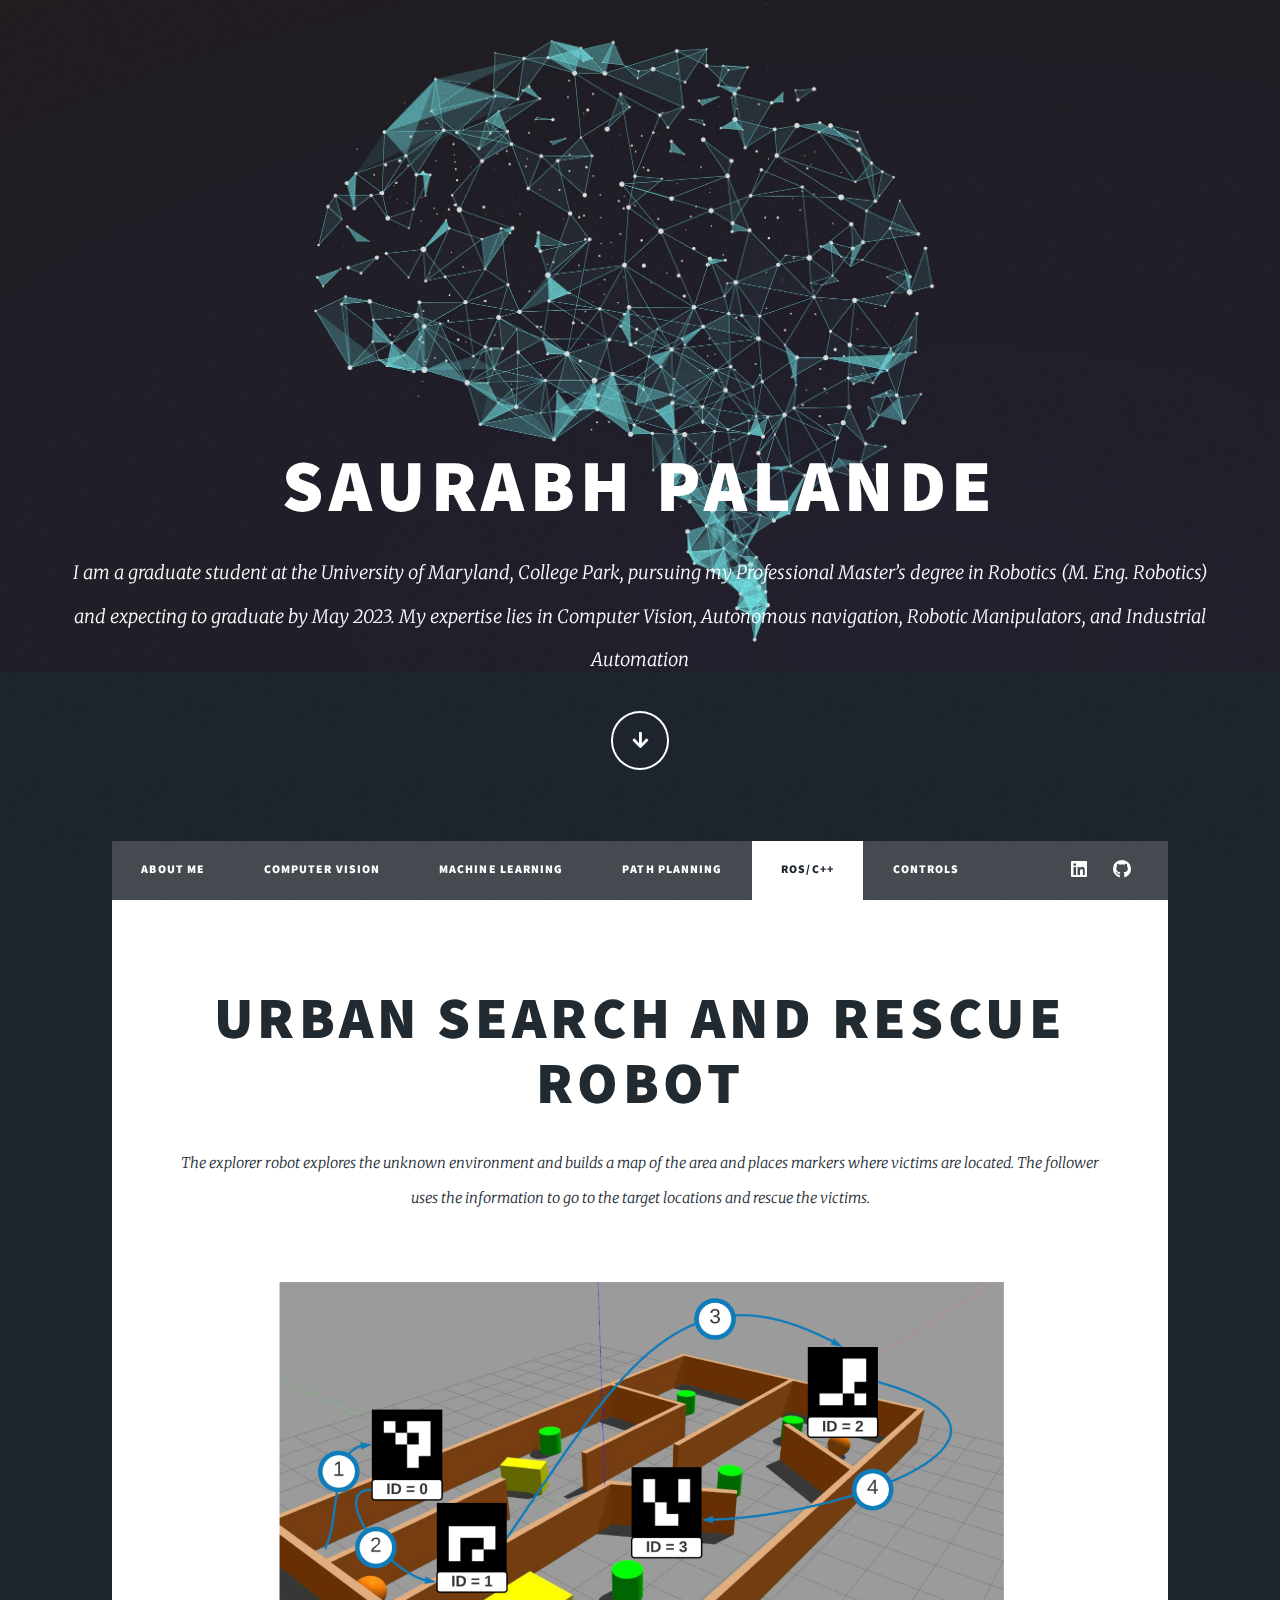
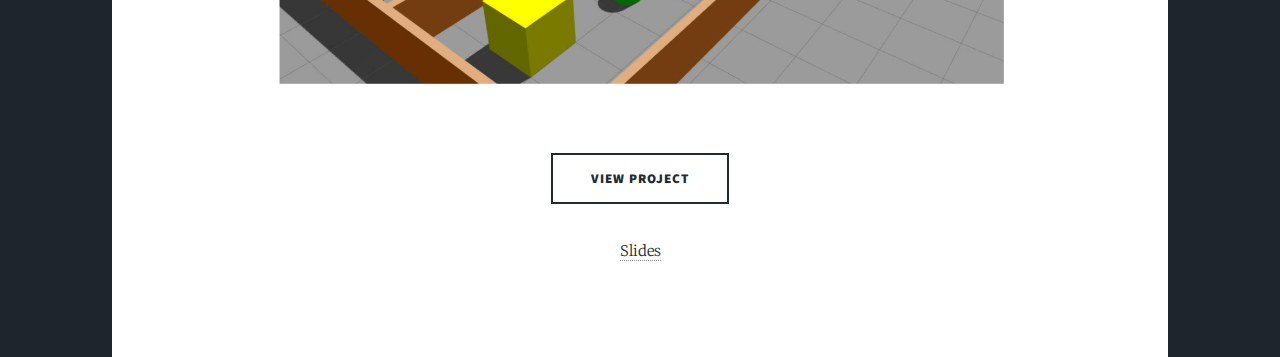
<file: ros.html>
<!DOCTYPE HTML>
<html>
	<head>
		<title>ROS/C++ Page</title>
		<meta charset="utf-8" />
		<meta name="viewport" content="width=device-width, initial-scale=1, user-scalable=no" />
		<link rel="stylesheet" href="assets/css/main.css" />
		<noscript><link rel="stylesheet" href="assets/css/noscript.css" /></noscript>
	</head>
	<body class="is-preload">

		<!-- Wrapper -->
		<div id="wrapper" class="fade-in">

			<!-- Intro -->
			<div id="intro">
				<h1>Saurabh Palande</h1>
				<p>I am a graduate student at the University of Maryland, College Park, pursuing my Professional Master’s 
					degree in Robotics (M. Eng. Robotics) and expecting to graduate by May 2023. My expertise lies in 
					Computer Vision, Autonomous navigation, Robotic Manipulators, and Industrial Automation<br/>
				   </p>
				<ul class="actions">
					<li><a href="#header" class="button icon solid solo fa-arrow-down scrolly">Continue</a></li>
				</ul>
			</div>

		<!-- Header -->
			<header id="header">
				<a href="" target="_blank" class="logo primary icon solid fa-download">Resume</a>
			</header>
				<!-- Nav -->
					<nav id="nav">
						<ul class="links">
							<li ><a href="index.html">About Me</a></li>
							<li><a href="vision.html">Computer Vision</a></li>
							<li ><a href="ml.html">Machine Learning</a></li>
							<li><a href="planning.html">Path Planning</a></li>
							<li class="active" ><a href="ros.html">ROS/C++</a></li>
							<li><a href="controls.html">Controls</a></li>
						</ul>
						<ul class="icons">
							<!-- <li><a href="#" class="button primary icon solid fa-download">Resume</a></li> -->
							<li><a href="https://www.linkedin.com/in/saurabhpalande/" class="icon brands fa-linkedin" target="_blank"><span class="label">LinkedIn</span></a></li>
							<li><a href="https://github.com/saurabhp369" class="icon brands fa-github" target="_blank"><span class="label">GitHub</span></a></li>
						</ul>
					</nav>

				<!-- Main -->
				<div id="main">
							
					<!-- Featured Post -->
						<article class="post featured">
							
							<header class="major">
								
								<h2><a href="#">Urban Search and Rescue Robot</a></h2>
								<p>The explorer robot explores the unknown environment and builds a map of the area and places markers where victims are located. The follower uses the information to go to the target locations and rescue the victims.</p>
							</header>
							<a href="#" class="image main"><img src="images/usar.png" alt="" /></a>
							<ul class="actions special">
								<li><a href="https://github.com/saurabhp369/Search_And_Rescue_Gazebo" class="button large">View Project</a></li>
							</ul>
							<ul class="icons alt">
								<li><a href="https://docs.google.com/presentation/d/1AxOe_Uaa-L5HbRJRf5A2VwD0uNeHmw7pBqpmfYeuIUs/edit?usp=share_link" class=""><span class="label">Slides</span></a></li>
							</ul>
						</article>


				</div>

		</div>

		<!-- Scripts -->
			<script src="assets/js/jquery.min.js"></script>
			<script src="assets/js/jquery.scrollex.min.js"></script>
			<script src="assets/js/jquery.scrolly.min.js"></script>
			<script src="assets/js/browser.min.js"></script>
			<script src="assets/js/breakpoints.min.js"></script>
			<script src="assets/js/util.js"></script>
			<script src="assets/js/main.js"></script>

	</body>
</html>
</file>
<file: assets/css/main.css>
@import url(fontawesome-all.min.css);
@import url("https://fonts.googleapis.com/css?family=Merriweather:300,700,300italic,700italic|Source+Sans+Pro:900");

/*
	Massively by HTML5 UP
	html5up.net | @ajlkn
	Free for personal and commercial use under the CCA 3.0 license (html5up.net/license)
*/

html, body, div, span, applet, object,
iframe, h1, h2, h3, h4, h5, h6, p, blockquote,
pre, a, abbr, acronym, address, big, cite,
code, del, dfn, em, img, ins, kbd, q, s, samp,
small, strike, strong, sub, sup, tt, var, b,
u, i, center, dl, dt, dd, ol, ul, li, fieldset,
form, label, legend, table, caption, tbody,
tfoot, thead, tr, th, td, article, aside,
canvas, details, embed, figure, figcaption,
footer, header, hgroup, menu, nav, output, ruby,
section, summary, time, mark, audio, video {
	margin: 0;
	padding: 0;
	border: 0;
	font-size: 100%;
	font: inherit;
	vertical-align: baseline;}

article, aside, details, figcaption, figure,
footer, header, hgroup, menu, nav, section {
	display: block;}

body {
	line-height: 1;
}

ol, ul {
	list-style: none;
}

blockquote, q {
	quotes: none;
}

	blockquote:before, blockquote:after, q:before, q:after {
		content: '';
		content: none;
	}

table {
	border-collapse: collapse;
	border-spacing: 0;
}

body {
	-webkit-text-size-adjust: none;
}

mark {
	background-color: transparent;
	color: inherit;
}

input::-moz-focus-inner {
	border: 0;
	padding: 0;
}

input, select, textarea {
	-moz-appearance: none;
	-webkit-appearance: none;
	-ms-appearance: none;
	appearance: none;
}

/* Basic */

	.timeline {
		position: relative;
		max-width: 800px;
		margin: 0 auto;
	}
	
	.timeline-item {
		display: flex;
		flex-direction: row;
		justify-content: flex-start;
		margin: 20px 0;
	}
	
	.timeline-dot {
		position: absolute;
		top: 0;
		left: 50%;
		transform: translate(-50%, -50%);
		width: 20px;
		height: 20px;
		border-radius: 50%;
		background-color: #fff;
		border: 3px solid #333;
	}
	
	.timeline-content {
		position: relative;
		margin-left: 60px;
		padding: 20px;
		background-color: #fff;
		border-radius: 5px;
		box-shadow: 0 0 5px rgba(0, 0, 0, 0.1);
	}
	
	.timeline-content:before {
		content: "";
		position: absolute;
		top: 50%;
		left: -15px;
		width: 0;
		height: 0;
		border-top: 15px solid transparent;
		border-right: 15px solid #fff;
		border-bottom: 15px solid transparent;
		transform: translateY(-50%);
	}
	
	.timeline-content:after {
		content: "";
		position: absolute;
		top: 50%;
		left: -13px;
		width: 0;
		height: 0;
		border-top: 13px solid transparent;
		border-right: 13px solid #333;
		border-bottom: 13px solid transparent;
		transform: translateY(-50%);
	}
	  .education {
		margin-bottom: 50px;
	  }
	  
	  .education h2 {
		font-size: 36px;
		font-weight: bold;
		margin-bottom: 30px;
	  }
	  
	  .education ul {
		list-style: none;
		margin: 0;
		padding: 0;
	  }
	  
	  .education li {
		margin-bottom: 50px;
	  }
	  
	  .education-item {
		display: flex;
		align-items: center;
	  }
	  
	  .education-icon {
		width: 80px;
		height: 80px;
		background-color: #ffc107;
		border-radius: 50%;
		display: flex;
		justify-content: center;
		align-items: center;
		margin-right: 30px;
	  }
	  
	  .education-icon i {
		font-size: 36px;
		color: #fff;
	  }
	  
	  .education-details h3 {
		font-size: 24px;
		font-weight: bold;
		margin-bottom: 10px;
	  }
	  
	  .school-name, .graduation-date {
		font-size: 18px;
		color: #6c757d;
		margin-bottom: 5px;
	  }
	  
	  .graduation-date {
		font-style: italic;
	  }
	  

	@-ms-viewport {
		width: device-width;
	}

	body {
		-ms-overflow-style: scrollbar;
	}

	@media screen and (max-width: 480px) {

		html, body {
			min-width: 320px;
		}

	}

	html {
		box-sizing: border-box;
	}

	*, *:before, *:after {
		box-sizing: inherit;
	}

	body {
		background-color: #1e252d;
	}

		body.is-preload *, body.is-preload *:before, body.is-preload *:after {
			-moz-animation: none !important;
			-webkit-animation: none !important;
			-ms-animation: none !important;
			animation: none !important;
			-moz-transition: none !important;
			-webkit-transition: none !important;
			-ms-transition: none !important;
			transition: none !important;
		}

/* Type */

	html {
		font-size: 16pt;
	}

		@media screen and (max-width: 1680px) {

			html {
				font-size: 12pt;
			}

		}

		@media screen and (max-width: 1280px) {

			html {
				font-size: 11pt;
			}

		}

		@media screen and (max-width: 360px) {

			html {
				font-size: 10pt;
			}

		}

	body {
		color: #212931;
	}

	body, input, select, textarea {
		font-family: "Merriweather", Georgia, serif;
		font-weight: 300;
		font-size: 1rem;
		line-height: 2.375;
	}

	a {
		-moz-transition: color 0.2s ease-in-out, background-color 0.2s ease-in-out, border-color 0.2s ease-in-out, box-shadow 0.2s ease-in-out;
		-webkit-transition: color 0.2s ease-in-out, background-color 0.2s ease-in-out, border-color 0.2s ease-in-out, box-shadow 0.2s ease-in-out;
		-ms-transition: color 0.2s ease-in-out, background-color 0.2s ease-in-out, border-color 0.2s ease-in-out, box-shadow 0.2s ease-in-out;
		transition: color 0.2s ease-in-out, background-color 0.2s ease-in-out, border-color 0.2s ease-in-out, box-shadow 0.2s ease-in-out;
		border-bottom: dotted 1px;
		text-decoration: none;
	}

		a:hover {
			border-bottom-color: transparent;
		}

	strong, b {
		font-weight: 600;
	}

	em, i {
		font-style: italic;
	}

	p {
		text-align: justify;
		margin: 0 0 2rem 0;
	}

	h1, h2, h3, h4, h5, h6 {
		font-family: "Source Sans Pro", Helvetica, sans-serif;
		font-weight: 900;
		line-height: 1.5;
		letter-spacing: 0.075em;
		text-transform: uppercase;
		margin: 0 0 1rem 0;
	}

		h1 a, h2 a, h3 a, h4 a, h5 a, h6 a {
			border-bottom: 0;
			color: inherit;
			text-decoration: none;
		}

	h1 {
		font-size: 4rem;
		line-height: 1.1;
		margin: 0 0 2rem 0;
	}

	h2 {
		font-size: 1.75rem;
		line-height: 1.3;
		margin: 0 0 1.5rem 0;
	}

	h3 {
		font-size: 1.25rem;
		margin: 0 0 1.5rem 0;
	}

	h4 {
		font-size: 1rem;
	}

	h5 {
		font-size: 0.9rem;
	}

	h6 {
		font-size: 0.8rem;
	}

	sub {
		font-size: 0.8rem;
		position: relative;
		top: 0.5rem;
	}

	sup {
		font-size: 0.8rem;
		position: relative;
		top: -0.5rem;
	}

	blockquote {
		border-left: solid 4px;
		font-style: italic;
		margin: 0 0 2rem 0;
		padding: 0.5rem 0 0.5rem 2rem;
	}

	code {
		border: solid 2px;
		font-family: "Courier New", monospace;
		font-size: 0.9rem;
		margin: 0 0.25rem;
		padding: 0.25rem 0.65rem;
	}

	pre {
		-webkit-overflow-scrolling: touch;
		font-family: "Courier New", monospace;
		font-size: 0.9rem;
		margin: 0 0 2rem 0;
	}

		pre code {
			display: block;
			line-height: 1.75;
			padding: 1rem 1.5rem;
			overflow-x: auto;
		}

	hr {
		border: 0;
		border-bottom: solid 2px;
		margin: 3rem 0;
	}

		hr.major {
			margin: 5rem 0;
		}

	.align-left {
		text-align: left;
	}

	.align-center {
		text-align: center;
	}

	.align-right {
		text-align: right;
	}

	input, select, textarea {
		color: #212931;
	}

	a {
		color: #212931;
		border-bottom-color: rgba(33, 41, 49, 0.5);
	}

		a:hover {
			border-bottom-color: transparent;
			color: #18bfef !important;
		}

	strong, b {
		color: #212931;
	}

	h1, h2, h3, h4, h5, h6 {
		color: #212931;
	}

	blockquote {
		border-left-color: #eeeeee;
	}

	code {
		background: rgba(220, 220, 220, 0.25);
		border-color: #eeeeee;
	}

	hr {
		border-bottom-color: #eeeeee;
	}

/* Row */

	.row {
		display: flex;
		flex-wrap: wrap;
		box-sizing: border-box;
		align-items: stretch;
	}

		.row > * {
			box-sizing: border-box;
		}

		.row.gtr-uniform > * > :last-child {
			margin-bottom: 0;
		}

		.row.aln-left {
			justify-content: flex-start;
		}

		.row.aln-center {
			justify-content: center;
		}

		.row.aln-right {
			justify-content: flex-end;
		}

		.row.aln-top {
			align-items: flex-start;
		}

		.row.aln-middle {
			align-items: center;
		}

		.row.aln-bottom {
			align-items: flex-end;
		}

		.row > .imp {
			order: -1;
		}

		.row > .col-1 {
			width: 8.33333%;
		}

		.row > .off-1 {
			margin-left: 8.33333%;
		}

		.row > .col-2 {
			width: 16.66667%;
		}

		.row > .off-2 {
			margin-left: 16.66667%;
		}

		.row > .col-3 {
			width: 25%;
		}

		.row > .off-3 {
			margin-left: 25%;
		}

		.row > .col-4 {
			width: 33.33333%;
		}

		.row > .off-4 {
			margin-left: 33.33333%;
		}

		.row > .col-5 {
			width: 41.66667%;
		}

		.row > .off-5 {
			margin-left: 41.66667%;
		}

		.row > .col-6 {
			width: 50%;
		}

		.row > .off-6 {
			margin-left: 50%;
		}

		.row > .col-7 {
			width: 58.33333%;
		}

		.row > .off-7 {
			margin-left: 58.33333%;
		}

		.row > .col-8 {
			width: 66.66667%;
		}

		.row > .off-8 {
			margin-left: 66.66667%;
		}

		.row > .col-9 {
			width: 75%;
		}

		.row > .off-9 {
			margin-left: 75%;
		}

		.row > .col-10 {
			width: 83.33333%;
		}

		.row > .off-10 {
			margin-left: 83.33333%;
		}

		.row > .col-11 {
			width: 91.66667%;
		}

		.row > .off-11 {
			margin-left: 91.66667%;
		}

		.row > .col-12 {
			width: 100%;
		}

		.row > .off-12 {
			margin-left: 100%;
		}

		.row.gtr-0 {
			margin-top: 0;
			margin-left: 0rem;
		}

			.row.gtr-0 > * {
				padding: 0 0 0 0rem;
			}

			.row.gtr-0.gtr-uniform {
				margin-top: 0rem;
			}

				.row.gtr-0.gtr-uniform > * {
					padding-top: 0rem;
				}

		.row.gtr-25 {
			margin-top: 0;
			margin-left: -0.375rem;
		}

			.row.gtr-25 > * {
				padding: 0 0 0 0.375rem;
			}

			.row.gtr-25.gtr-uniform {
				margin-top: -0.375rem;
			}

				.row.gtr-25.gtr-uniform > * {
					padding-top: 0.375rem;
				}

		.row.gtr-50 {
			margin-top: 0;
			margin-left: -0.75rem;
		}

			.row.gtr-50 > * {
				padding: 0 0 0 0.75rem;
			}

			.row.gtr-50.gtr-uniform {
				margin-top: -0.75rem;
			}

				.row.gtr-50.gtr-uniform > * {
					padding-top: 0.75rem;
				}

		.row {
			margin-top: 0;
			margin-left: -1.5rem;
		}

			.row > * {
				padding: 0 0 0 1.5rem;
			}

			.row.gtr-uniform {
				margin-top: -1.5rem;
			}

				.row.gtr-uniform > * {
					padding-top: 1.5rem;
				}

		.row.gtr-150 {
			margin-top: 0;
			margin-left: -2.25rem;
		}

			.row.gtr-150 > * {
				padding: 0 0 0 2.25rem;
			}

			.row.gtr-150.gtr-uniform {
				margin-top: -2.25rem;
			}

				.row.gtr-150.gtr-uniform > * {
					padding-top: 2.25rem;
				}

		.row.gtr-200 {
			margin-top: 0;
			margin-left: -3rem;
		}

			.row.gtr-200 > * {
				padding: 0 0 0 3rem;
			}

			.row.gtr-200.gtr-uniform {
				margin-top: -3rem;
			}

				.row.gtr-200.gtr-uniform > * {
					padding-top: 3rem;
				}

		@media screen and (max-width: 1680px) {

			.row {
				display: flex;
				flex-wrap: wrap;
				box-sizing: border-box;
				align-items: stretch;
			}

				.row > * {
					box-sizing: border-box;
				}

				.row.gtr-uniform > * > :last-child {
					margin-bottom: 0;
				}

				.row.aln-left {
					justify-content: flex-start;
				}

				.row.aln-center {
					justify-content: center;
				}

				.row.aln-right {
					justify-content: flex-end;
				}

				.row.aln-top {
					align-items: flex-start;
				}

				.row.aln-middle {
					align-items: center;
				}

				.row.aln-bottom {
					align-items: flex-end;
				}

				.row > .imp-xlarge {
					order: -1;
				}

				.row > .col-1-xlarge {
					width: 8.33333%;
				}

				.row > .off-1-xlarge {
					margin-left: 8.33333%;
				}

				.row > .col-2-xlarge {
					width: 16.66667%;
				}

				.row > .off-2-xlarge {
					margin-left: 16.66667%;
				}

				.row > .col-3-xlarge {
					width: 25%;
				}

				.row > .off-3-xlarge {
					margin-left: 25%;
				}

				.row > .col-4-xlarge {
					width: 33.33333%;
				}

				.row > .off-4-xlarge {
					margin-left: 33.33333%;
				}

				.row > .col-5-xlarge {
					width: 41.66667%;
				}

				.row > .off-5-xlarge {
					margin-left: 41.66667%;
				}

				.row > .col-6-xlarge {
					width: 50%;
				}

				.row > .off-6-xlarge {
					margin-left: 50%;
				}

				.row > .col-7-xlarge {
					width: 58.33333%;
				}

				.row > .off-7-xlarge {
					margin-left: 58.33333%;
				}

				.row > .col-8-xlarge {
					width: 66.66667%;
				}

				.row > .off-8-xlarge {
					margin-left: 66.66667%;
				}

				.row > .col-9-xlarge {
					width: 75%;
				}

				.row > .off-9-xlarge {
					margin-left: 75%;
				}

				.row > .col-10-xlarge {
					width: 83.33333%;
				}

				.row > .off-10-xlarge {
					margin-left: 83.33333%;
				}

				.row > .col-11-xlarge {
					width: 91.66667%;
				}

				.row > .off-11-xlarge {
					margin-left: 91.66667%;
				}

				.row > .col-12-xlarge {
					width: 100%;
				}

				.row > .off-12-xlarge {
					margin-left: 100%;
				}

				.row.gtr-0 {
					margin-top: 0;
					margin-left: 0rem;
				}

					.row.gtr-0 > * {
						padding: 0 0 0 0rem;
					}

					.row.gtr-0.gtr-uniform {
						margin-top: 0rem;
					}

						.row.gtr-0.gtr-uniform > * {
							padding-top: 0rem;
						}

				.row.gtr-25 {
					margin-top: 0;
					margin-left: -0.375rem;
				}

					.row.gtr-25 > * {
						padding: 0 0 0 0.375rem;
					}

					.row.gtr-25.gtr-uniform {
						margin-top: -0.375rem;
					}

						.row.gtr-25.gtr-uniform > * {
							padding-top: 0.375rem;
						}

				.row.gtr-50 {
					margin-top: 0;
					margin-left: -0.75rem;
				}

					.row.gtr-50 > * {
						padding: 0 0 0 0.75rem;
					}

					.row.gtr-50.gtr-uniform {
						margin-top: -0.75rem;
					}

						.row.gtr-50.gtr-uniform > * {
							padding-top: 0.75rem;
						}

				.row {
					margin-top: 0;
					margin-left: -1.5rem;
				}

					.row > * {
						padding: 0 0 0 1.5rem;
					}

					.row.gtr-uniform {
						margin-top: -1.5rem;
					}

						.row.gtr-uniform > * {
							padding-top: 1.5rem;
						}

				.row.gtr-150 {
					margin-top: 0;
					margin-left: -2.25rem;
				}

					.row.gtr-150 > * {
						padding: 0 0 0 2.25rem;
					}

					.row.gtr-150.gtr-uniform {
						margin-top: -2.25rem;
					}

						.row.gtr-150.gtr-uniform > * {
							padding-top: 2.25rem;
						}

				.row.gtr-200 {
					margin-top: 0;
					margin-left: -3rem;
				}

					.row.gtr-200 > * {
						padding: 0 0 0 3rem;
					}

					.row.gtr-200.gtr-uniform {
						margin-top: -3rem;
					}

						.row.gtr-200.gtr-uniform > * {
							padding-top: 3rem;
						}

		}

		@media screen and (max-width: 1280px) {

			.row {
				display: flex;
				flex-wrap: wrap;
				box-sizing: border-box;
				align-items: stretch;
			}

				.row > * {
					box-sizing: border-box;
				}

				.row.gtr-uniform > * > :last-child {
					margin-bottom: 0;
				}

				.row.aln-left {
					justify-content: flex-start;
				}

				.row.aln-center {
					justify-content: center;
				}

				.row.aln-right {
					justify-content: flex-end;
				}

				.row.aln-top {
					align-items: flex-start;
				}

				.row.aln-middle {
					align-items: center;
				}

				.row.aln-bottom {
					align-items: flex-end;
				}

				.row > .imp-large {
					order: -1;
				}

				.row > .col-1-large {
					width: 8.33333%;
				}

				.row > .off-1-large {
					margin-left: 8.33333%;
				}

				.row > .col-2-large {
					width: 16.66667%;
				}

				.row > .off-2-large {
					margin-left: 16.66667%;
				}

				.row > .col-3-large {
					width: 25%;
				}

				.row > .off-3-large {
					margin-left: 25%;
				}

				.row > .col-4-large {
					width: 33.33333%;
				}

				.row > .off-4-large {
					margin-left: 33.33333%;
				}

				.row > .col-5-large {
					width: 41.66667%;
				}

				.row > .off-5-large {
					margin-left: 41.66667%;
				}

				.row > .col-6-large {
					width: 50%;
				}

				.row > .off-6-large {
					margin-left: 50%;
				}

				.row > .col-7-large {
					width: 58.33333%;
				}

				.row > .off-7-large {
					margin-left: 58.33333%;
				}

				.row > .col-8-large {
					width: 66.66667%;
				}

				.row > .off-8-large {
					margin-left: 66.66667%;
				}

				.row > .col-9-large {
					width: 75%;
				}

				.row > .off-9-large {
					margin-left: 75%;
				}

				.row > .col-10-large {
					width: 83.33333%;
				}

				.row > .off-10-large {
					margin-left: 83.33333%;
				}

				.row > .col-11-large {
					width: 91.66667%;
				}

				.row > .off-11-large {
					margin-left: 91.66667%;
				}

				.row > .col-12-large {
					width: 100%;
				}

				.row > .off-12-large {
					margin-left: 100%;
				}

				.row.gtr-0 {
					margin-top: 0;
					margin-left: 0rem;
				}

					.row.gtr-0 > * {
						padding: 0 0 0 0rem;
					}

					.row.gtr-0.gtr-uniform {
						margin-top: 0rem;
					}

						.row.gtr-0.gtr-uniform > * {
							padding-top: 0rem;
						}

				.row.gtr-25 {
					margin-top: 0;
					margin-left: -0.375rem;
				}

					.row.gtr-25 > * {
						padding: 0 0 0 0.375rem;
					}

					.row.gtr-25.gtr-uniform {
						margin-top: -0.375rem;
					}

						.row.gtr-25.gtr-uniform > * {
							padding-top: 0.375rem;
						}

				.row.gtr-50 {
					margin-top: 0;
					margin-left: -0.75rem;
				}

					.row.gtr-50 > * {
						padding: 0 0 0 0.75rem;
					}

					.row.gtr-50.gtr-uniform {
						margin-top: -0.75rem;
					}

						.row.gtr-50.gtr-uniform > * {
							padding-top: 0.75rem;
						}

				.row {
					margin-top: 0;
					margin-left: -1.5rem;
				}

					.row > * {
						padding: 0 0 0 1.5rem;
					}

					.row.gtr-uniform {
						margin-top: -1.5rem;
					}

						.row.gtr-uniform > * {
							padding-top: 1.5rem;
						}

				.row.gtr-150 {
					margin-top: 0;
					margin-left: -2.25rem;
				}

					.row.gtr-150 > * {
						padding: 0 0 0 2.25rem;
					}

					.row.gtr-150.gtr-uniform {
						margin-top: -2.25rem;
					}

						.row.gtr-150.gtr-uniform > * {
							padding-top: 2.25rem;
						}

				.row.gtr-200 {
					margin-top: 0;
					margin-left: -3rem;
				}

					.row.gtr-200 > * {
						padding: 0 0 0 3rem;
					}

					.row.gtr-200.gtr-uniform {
						margin-top: -3rem;
					}

						.row.gtr-200.gtr-uniform > * {
							padding-top: 3rem;
						}

		}

		@media screen and (max-width: 980px) {

			.row {
				display: flex;
				flex-wrap: wrap;
				box-sizing: border-box;
				align-items: stretch;
			}

				.row > * {
					box-sizing: border-box;
				}

				.row.gtr-uniform > * > :last-child {
					margin-bottom: 0;
				}

				.row.aln-left {
					justify-content: flex-start;
				}

				.row.aln-center {
					justify-content: center;
				}

				.row.aln-right {
					justify-content: flex-end;
				}

				.row.aln-top {
					align-items: flex-start;
				}

				.row.aln-middle {
					align-items: center;
				}

				.row.aln-bottom {
					align-items: flex-end;
				}

				.row > .imp-medium {
					order: -1;
				}

				.row > .col-1-medium {
					width: 8.33333%;
				}

				.row > .off-1-medium {
					margin-left: 8.33333%;
				}

				.row > .col-2-medium {
					width: 16.66667%;
				}

				.row > .off-2-medium {
					margin-left: 16.66667%;
				}

				.row > .col-3-medium {
					width: 25%;
				}

				.row > .off-3-medium {
					margin-left: 25%;
				}

				.row > .col-4-medium {
					width: 33.33333%;
				}

				.row > .off-4-medium {
					margin-left: 33.33333%;
				}

				.row > .col-5-medium {
					width: 41.66667%;
				}

				.row > .off-5-medium {
					margin-left: 41.66667%;
				}

				.row > .col-6-medium {
					width: 50%;
				}

				.row > .off-6-medium {
					margin-left: 50%;
				}

				.row > .col-7-medium {
					width: 58.33333%;
				}

				.row > .off-7-medium {
					margin-left: 58.33333%;
				}

				.row > .col-8-medium {
					width: 66.66667%;
				}

				.row > .off-8-medium {
					margin-left: 66.66667%;
				}

				.row > .col-9-medium {
					width: 75%;
				}

				.row > .off-9-medium {
					margin-left: 75%;
				}

				.row > .col-10-medium {
					width: 83.33333%;
				}

				.row > .off-10-medium {
					margin-left: 83.33333%;
				}

				.row > .col-11-medium {
					width: 91.66667%;
				}

				.row > .off-11-medium {
					margin-left: 91.66667%;
				}

				.row > .col-12-medium {
					width: 100%;
				}

				.row > .off-12-medium {
					margin-left: 100%;
				}

				.row.gtr-0 {
					margin-top: 0;
					margin-left: 0rem;
				}

					.row.gtr-0 > * {
						padding: 0 0 0 0rem;
					}

					.row.gtr-0.gtr-uniform {
						margin-top: 0rem;
					}

						.row.gtr-0.gtr-uniform > * {
							padding-top: 0rem;
						}

				.row.gtr-25 {
					margin-top: 0;
					margin-left: -0.375rem;
				}

					.row.gtr-25 > * {
						padding: 0 0 0 0.375rem;
					}

					.row.gtr-25.gtr-uniform {
						margin-top: -0.375rem;
					}

						.row.gtr-25.gtr-uniform > * {
							padding-top: 0.375rem;
						}

				.row.gtr-50 {
					margin-top: 0;
					margin-left: -0.75rem;
				}

					.row.gtr-50 > * {
						padding: 0 0 0 0.75rem;
					}

					.row.gtr-50.gtr-uniform {
						margin-top: -0.75rem;
					}

						.row.gtr-50.gtr-uniform > * {
							padding-top: 0.75rem;
						}

				.row {
					margin-top: 0;
					margin-left: -1.5rem;
				}

					.row > * {
						padding: 0 0 0 1.5rem;
					}

					.row.gtr-uniform {
						margin-top: -1.5rem;
					}

						.row.gtr-uniform > * {
							padding-top: 1.5rem;
						}

				.row.gtr-150 {
					margin-top: 0;
					margin-left: -2.25rem;
				}

					.row.gtr-150 > * {
						padding: 0 0 0 2.25rem;
					}

					.row.gtr-150.gtr-uniform {
						margin-top: -2.25rem;
					}

						.row.gtr-150.gtr-uniform > * {
							padding-top: 2.25rem;
						}

				.row.gtr-200 {
					margin-top: 0;
					margin-left: -3rem;
				}

					.row.gtr-200 > * {
						padding: 0 0 0 3rem;
					}

					.row.gtr-200.gtr-uniform {
						margin-top: -3rem;
					}

						.row.gtr-200.gtr-uniform > * {
							padding-top: 3rem;
						}

		}

		@media screen and (max-width: 736px) {

			.row {
				display: flex;
				flex-wrap: wrap;
				box-sizing: border-box;
				align-items: stretch;
			}

				.row > * {
					box-sizing: border-box;
				}

				.row.gtr-uniform > * > :last-child {
					margin-bottom: 0;
				}

				.row.aln-left {
					justify-content: flex-start;
				}

				.row.aln-center {
					justify-content: center;
				}

				.row.aln-right {
					justify-content: flex-end;
				}

				.row.aln-top {
					align-items: flex-start;
				}

				.row.aln-middle {
					align-items: center;
				}

				.row.aln-bottom {
					align-items: flex-end;
				}

				.row > .imp-small {
					order: -1;
				}

				.row > .col-1-small {
					width: 8.33333%;
				}

				.row > .off-1-small {
					margin-left: 8.33333%;
				}

				.row > .col-2-small {
					width: 16.66667%;
				}

				.row > .off-2-small {
					margin-left: 16.66667%;
				}

				.row > .col-3-small {
					width: 25%;
				}

				.row > .off-3-small {
					margin-left: 25%;
				}

				.row > .col-4-small {
					width: 33.33333%;
				}

				.row > .off-4-small {
					margin-left: 33.33333%;
				}

				.row > .col-5-small {
					width: 41.66667%;
				}

				.row > .off-5-small {
					margin-left: 41.66667%;
				}

				.row > .col-6-small {
					width: 50%;
				}

				.row > .off-6-small {
					margin-left: 50%;
				}

				.row > .col-7-small {
					width: 58.33333%;
				}

				.row > .off-7-small {
					margin-left: 58.33333%;
				}

				.row > .col-8-small {
					width: 66.66667%;
				}

				.row > .off-8-small {
					margin-left: 66.66667%;
				}

				.row > .col-9-small {
					width: 75%;
				}

				.row > .off-9-small {
					margin-left: 75%;
				}

				.row > .col-10-small {
					width: 83.33333%;
				}

				.row > .off-10-small {
					margin-left: 83.33333%;
				}

				.row > .col-11-small {
					width: 91.66667%;
				}

				.row > .off-11-small {
					margin-left: 91.66667%;
				}

				.row > .col-12-small {
					width: 100%;
				}

				.row > .off-12-small {
					margin-left: 100%;
				}

				.row.gtr-0 {
					margin-top: 0;
					margin-left: 0rem;
				}

					.row.gtr-0 > * {
						padding: 0 0 0 0rem;
					}

					.row.gtr-0.gtr-uniform {
						margin-top: 0rem;
					}

						.row.gtr-0.gtr-uniform > * {
							padding-top: 0rem;
						}

				.row.gtr-25 {
					margin-top: 0;
					margin-left: -0.375rem;
				}

					.row.gtr-25 > * {
						padding: 0 0 0 0.375rem;
					}

					.row.gtr-25.gtr-uniform {
						margin-top: -0.375rem;
					}

						.row.gtr-25.gtr-uniform > * {
							padding-top: 0.375rem;
						}

				.row.gtr-50 {
					margin-top: 0;
					margin-left: -0.75rem;
				}

					.row.gtr-50 > * {
						padding: 0 0 0 0.75rem;
					}

					.row.gtr-50.gtr-uniform {
						margin-top: -0.75rem;
					}

						.row.gtr-50.gtr-uniform > * {
							padding-top: 0.75rem;
						}

				.row {
					margin-top: 0;
					margin-left: -1.5rem;
				}

					.row > * {
						padding: 0 0 0 1.5rem;
					}

					.row.gtr-uniform {
						margin-top: -1.5rem;
					}

						.row.gtr-uniform > * {
							padding-top: 1.5rem;
						}

				.row.gtr-150 {
					margin-top: 0;
					margin-left: -2.25rem;
				}

					.row.gtr-150 > * {
						padding: 0 0 0 2.25rem;
					}

					.row.gtr-150.gtr-uniform {
						margin-top: -2.25rem;
					}

						.row.gtr-150.gtr-uniform > * {
							padding-top: 2.25rem;
						}

				.row.gtr-200 {
					margin-top: 0;
					margin-left: -3rem;
				}

					.row.gtr-200 > * {
						padding: 0 0 0 3rem;
					}

					.row.gtr-200.gtr-uniform {
						margin-top: -3rem;
					}

						.row.gtr-200.gtr-uniform > * {
							padding-top: 3rem;
						}

		}

		@media screen and (max-width: 480px) {

			.row {
				display: flex;
				flex-wrap: wrap;
				box-sizing: border-box;
				align-items: stretch;
			}

				.row > * {
					box-sizing: border-box;
				}

				.row.gtr-uniform > * > :last-child {
					margin-bottom: 0;
				}

				.row.aln-left {
					justify-content: flex-start;
				}

				.row.aln-center {
					justify-content: center;
				}

				.row.aln-right {
					justify-content: flex-end;
				}

				.row.aln-top {
					align-items: flex-start;
				}

				.row.aln-middle {
					align-items: center;
				}

				.row.aln-bottom {
					align-items: flex-end;
				}

				.row > .imp-xsmall {
					order: -1;
				}

				.row > .col-1-xsmall {
					width: 8.33333%;
				}

				.row > .off-1-xsmall {
					margin-left: 8.33333%;
				}

				.row > .col-2-xsmall {
					width: 16.66667%;
				}

				.row > .off-2-xsmall {
					margin-left: 16.66667%;
				}

				.row > .col-3-xsmall {
					width: 25%;
				}

				.row > .off-3-xsmall {
					margin-left: 25%;
				}

				.row > .col-4-xsmall {
					width: 33.33333%;
				}

				.row > .off-4-xsmall {
					margin-left: 33.33333%;
				}

				.row > .col-5-xsmall {
					width: 41.66667%;
				}

				.row > .off-5-xsmall {
					margin-left: 41.66667%;
				}

				.row > .col-6-xsmall {
					width: 50%;
				}

				.row > .off-6-xsmall {
					margin-left: 50%;
				}

				.row > .col-7-xsmall {
					width: 58.33333%;
				}

				.row > .off-7-xsmall {
					margin-left: 58.33333%;
				}

				.row > .col-8-xsmall {
					width: 66.66667%;
				}

				.row > .off-8-xsmall {
					margin-left: 66.66667%;
				}

				.row > .col-9-xsmall {
					width: 75%;
				}

				.row > .off-9-xsmall {
					margin-left: 75%;
				}

				.row > .col-10-xsmall {
					width: 83.33333%;
				}

				.row > .off-10-xsmall {
					margin-left: 83.33333%;
				}

				.row > .col-11-xsmall {
					width: 91.66667%;
				}

				.row > .off-11-xsmall {
					margin-left: 91.66667%;
				}

				.row > .col-12-xsmall {
					width: 100%;
				}

				.row > .off-12-xsmall {
					margin-left: 100%;
				}

				.row.gtr-0 {
					margin-top: 0;
					margin-left: 0rem;
				}

					.row.gtr-0 > * {
						padding: 0 0 0 0rem;
					}

					.row.gtr-0.gtr-uniform {
						margin-top: 0rem;
					}

						.row.gtr-0.gtr-uniform > * {
							padding-top: 0rem;
						}

				.row.gtr-25 {
					margin-top: 0;
					margin-left: -0.375rem;
				}

					.row.gtr-25 > * {
						padding: 0 0 0 0.375rem;
					}

					.row.gtr-25.gtr-uniform {
						margin-top: -0.375rem;
					}

						.row.gtr-25.gtr-uniform > * {
							padding-top: 0.375rem;
						}

				.row.gtr-50 {
					margin-top: 0;
					margin-left: -0.75rem;
				}

					.row.gtr-50 > * {
						padding: 0 0 0 0.75rem;
					}

					.row.gtr-50.gtr-uniform {
						margin-top: -0.75rem;
					}

						.row.gtr-50.gtr-uniform > * {
							padding-top: 0.75rem;
						}

				.row {
					margin-top: 0;
					margin-left: -1.5rem;
				}

					.row > * {
						padding: 0 0 0 1.5rem;
					}

					.row.gtr-uniform {
						margin-top: -1.5rem;
					}

						.row.gtr-uniform > * {
							padding-top: 1.5rem;
						}

				.row.gtr-150 {
					margin-top: 0;
					margin-left: -2.25rem;
				}

					.row.gtr-150 > * {
						padding: 0 0 0 2.25rem;
					}

					.row.gtr-150.gtr-uniform {
						margin-top: -2.25rem;
					}

						.row.gtr-150.gtr-uniform > * {
							padding-top: 2.25rem;
						}

				.row.gtr-200 {
					margin-top: 0;
					margin-left: -3rem;
				}

					.row.gtr-200 > * {
						padding: 0 0 0 3rem;
					}

					.row.gtr-200.gtr-uniform {
						margin-top: -3rem;
					}

						.row.gtr-200.gtr-uniform > * {
							padding-top: 3rem;
						}

		}

		@media screen and (max-width: 360px) {

			.row {
				display: flex;
				flex-wrap: wrap;
				box-sizing: border-box;
				align-items: stretch;
			}

				.row > * {
					box-sizing: border-box;
				}

				.row.gtr-uniform > * > :last-child {
					margin-bottom: 0;
				}

				.row.aln-left {
					justify-content: flex-start;
				}

				.row.aln-center {
					justify-content: center;
				}

				.row.aln-right {
					justify-content: flex-end;
				}

				.row.aln-top {
					align-items: flex-start;
				}

				.row.aln-middle {
					align-items: center;
				}

				.row.aln-bottom {
					align-items: flex-end;
				}

				.row > .imp-xxsmall {
					order: -1;
				}

				.row > .col-1-xxsmall {
					width: 8.33333%;
				}

				.row > .off-1-xxsmall {
					margin-left: 8.33333%;
				}

				.row > .col-2-xxsmall {
					width: 16.66667%;
				}

				.row > .off-2-xxsmall {
					margin-left: 16.66667%;
				}

				.row > .col-3-xxsmall {
					width: 25%;
				}

				.row > .off-3-xxsmall {
					margin-left: 25%;
				}

				.row > .col-4-xxsmall {
					width: 33.33333%;
				}

				.row > .off-4-xxsmall {
					margin-left: 33.33333%;
				}

				.row > .col-5-xxsmall {
					width: 41.66667%;
				}

				.row > .off-5-xxsmall {
					margin-left: 41.66667%;
				}

				.row > .col-6-xxsmall {
					width: 50%;
				}

				.row > .off-6-xxsmall {
					margin-left: 50%;
				}

				.row > .col-7-xxsmall {
					width: 58.33333%;
				}

				.row > .off-7-xxsmall {
					margin-left: 58.33333%;
				}

				.row > .col-8-xxsmall {
					width: 66.66667%;
				}

				.row > .off-8-xxsmall {
					margin-left: 66.66667%;
				}

				.row > .col-9-xxsmall {
					width: 75%;
				}

				.row > .off-9-xxsmall {
					margin-left: 75%;
				}

				.row > .col-10-xxsmall {
					width: 83.33333%;
				}

				.row > .off-10-xxsmall {
					margin-left: 83.33333%;
				}

				.row > .col-11-xxsmall {
					width: 91.66667%;
				}

				.row > .off-11-xxsmall {
					margin-left: 91.66667%;
				}

				.row > .col-12-xxsmall {
					width: 100%;
				}

				.row > .off-12-xxsmall {
					margin-left: 100%;
				}

				.row.gtr-0 {
					margin-top: 0;
					margin-left: 0rem;
				}

					.row.gtr-0 > * {
						padding: 0 0 0 0rem;
					}

					.row.gtr-0.gtr-uniform {
						margin-top: 0rem;
					}

						.row.gtr-0.gtr-uniform > * {
							padding-top: 0rem;
						}

				.row.gtr-25 {
					margin-top: 0;
					margin-left: -0.375rem;
				}

					.row.gtr-25 > * {
						padding: 0 0 0 0.375rem;
					}

					.row.gtr-25.gtr-uniform {
						margin-top: -0.375rem;
					}

						.row.gtr-25.gtr-uniform > * {
							padding-top: 0.375rem;
						}

				.row.gtr-50 {
					margin-top: 0;
					margin-left: -0.75rem;
				}

					.row.gtr-50 > * {
						padding: 0 0 0 0.75rem;
					}

					.row.gtr-50.gtr-uniform {
						margin-top: -0.75rem;
					}

						.row.gtr-50.gtr-uniform > * {
							padding-top: 0.75rem;
						}

				.row {
					margin-top: 0;
					margin-left: -1.5rem;
				}

					.row > * {
						padding: 0 0 0 1.5rem;
					}

					.row.gtr-uniform {
						margin-top: -1.5rem;
					}

						.row.gtr-uniform > * {
							padding-top: 1.5rem;
						}

				.row.gtr-150 {
					margin-top: 0;
					margin-left: -2.25rem;
				}

					.row.gtr-150 > * {
						padding: 0 0 0 2.25rem;
					}

					.row.gtr-150.gtr-uniform {
						margin-top: -2.25rem;
					}

						.row.gtr-150.gtr-uniform > * {
							padding-top: 2.25rem;
						}

				.row.gtr-200 {
					margin-top: 0;
					margin-left: -3rem;
				}

					.row.gtr-200 > * {
						padding: 0 0 0 3rem;
					}

					.row.gtr-200.gtr-uniform {
						margin-top: -3rem;
					}

						.row.gtr-200.gtr-uniform > * {
							padding-top: 3rem;
						}

		}

/* Box */

	.box {
		border: solid 2px;
		margin-bottom: 2rem;
		padding: 1.5rem;
	}

		.box > :last-child,
		.box > :last-child > :last-child,
		.box > :last-child > :last-child > :last-child {
			margin-bottom: 0;
		}

		.box.alt {
			border: 0;
			border-radius: 0;
			padding: 0;
		}

	.box {
		border-color: #eeeeee;
	}

/* Button */

	input[type="submit"],
	input[type="reset"],
	input[type="button"],
	button,
	.button {
		-moz-appearance: none;
		-webkit-appearance: none;
		-ms-appearance: none;
		appearance: none;
		-moz-transition: background-color 0.2s ease-in-out, box-shadow 0.2s ease-in-out, color 0.2s ease-in-out;
		-webkit-transition: background-color 0.2s ease-in-out, box-shadow 0.2s ease-in-out, color 0.2s ease-in-out;
		-ms-transition: background-color 0.2s ease-in-out, box-shadow 0.2s ease-in-out, color 0.2s ease-in-out;
		transition: background-color 0.2s ease-in-out, box-shadow 0.2s ease-in-out, color 0.2s ease-in-out;
		border: 0;
		border-radius: 0;
		cursor: pointer;
		display: inline-block;
		font-family: "Source Sans Pro", Helvetica, sans-serif;
		font-size: 0.8rem;
		font-weight: 900;
		letter-spacing: 0.075em;
		height: 3rem;
		line-height: 3rem;
		padding: 0 2rem;
		text-align: center;
		text-decoration: none;
		text-transform: uppercase;
		white-space: nowrap;
	}

		input[type="submit"].icon:before,
		input[type="reset"].icon:before,
		input[type="button"].icon:before,
		button.icon:before,
		.button.icon:before {
			margin-right: 0.5rem;
		}

		input[type="submit"].icon.solo,
		input[type="reset"].icon.solo,
		input[type="button"].icon.solo,
		button.icon.solo,
		.button.icon.solo {
			position: relative;
			width: 4rem;
			height: 4rem;
			line-height: 4rem;
			border-radius: 4rem;
			text-indent: 4rem;
			overflow: hidden;
			padding: 0;
			white-space: nowrap;
		}

			input[type="submit"].icon.solo:before,
			input[type="reset"].icon.solo:before,
			input[type="button"].icon.solo:before,
			button.icon.solo:before,
			.button.icon.solo:before {
				position: absolute;
				display: block;
				top: 0;
				left: 0;
				width: inherit;
				height: inherit;
				line-height: inherit;
				font-size: 1.25rem;
				margin-right: 0;
				text-align: center;
				text-indent: 0;
			}

		input[type="submit"].fit,
		input[type="reset"].fit,
		input[type="button"].fit,
		button.fit,
		.button.fit {
			width: 100%;
		}

		input[type="submit"].small,
		input[type="reset"].small,
		input[type="button"].small,
		button.small,
		.button.small {
			font-size: 0.7rem;
			height: 2.5rem;
			line-height: 2.5rem;
			padding: 0 1.5rem;
		}

		input[type="submit"].large,
		input[type="reset"].large,
		input[type="button"].large,
		button.large,
		.button.large {
			font-size: 0.9rem;
			height: 3.5rem;
			line-height: 3.5rem;
			padding: 0 2.75rem;
		}

		@media screen and (max-width: 980px) {

			input[type="submit"],
			input[type="reset"],
			input[type="button"],
			button,
			.button {
				font-size: 0.9rem;
				height: 3.25rem;
				line-height: 3.25rem;
			}

				input[type="submit"].large,
				input[type="reset"].large,
				input[type="button"].large,
				button.large,
				.button.large {
					font-size: 1rem;
					height: 3.75rem;
					line-height: 3.75rem;
				}

		}

		input[type="submit"].disabled, input[type="submit"]:disabled,
		input[type="reset"].disabled,
		input[type="reset"]:disabled,
		input[type="button"].disabled,
		input[type="button"]:disabled,
		button.disabled,
		button:disabled,
		.button.disabled,
		.button:disabled {
			pointer-events: none;
			opacity: 0.25;
		}

	input[type="submit"],
	input[type="reset"],
	input[type="button"],
	button,
	.button {
		background-color: transparent;
		box-shadow: inset 0 0 0 2px #212931;
		color: #212931 !important;
	}

		input[type="submit"]:hover,
		input[type="reset"]:hover,
		input[type="button"]:hover,
		button:hover,
		.button:hover {
			box-shadow: inset 0 0 0 2px #18bfef;
			color: #18bfef !important;
		}

		input[type="submit"].primary,
		input[type="reset"].primary,
		input[type="button"].primary,
		button.primary,
		.button.primary {
			background-color: #212931;
			box-shadow: none;
			color: #ffffff !important;
		}

			input[type="submit"].primary:hover,
			input[type="reset"].primary:hover,
			input[type="button"].primary:hover,
			button.primary:hover,
			.button.primary:hover {
				background-color: #18bfef;
			}

/* Form */

	form {
		margin: 0 0 2rem 0;
	}

		form > :last-child {
			margin-bottom: 0;
		}

		form > .fields {
			display: -moz-flex;
			display: -webkit-flex;
			display: -ms-flex;
			display: flex;
			-moz-flex-wrap: wrap;
			-webkit-flex-wrap: wrap;
			-ms-flex-wrap: wrap;
			flex-wrap: wrap;
			width: calc(100% + 3rem);
			margin: -1.5rem 0 2rem -1.5rem;
		}

			form > .fields > .field {
				-moz-flex-grow: 0;
				-webkit-flex-grow: 0;
				-ms-flex-grow: 0;
				flex-grow: 0;
				-moz-flex-shrink: 0;
				-webkit-flex-shrink: 0;
				-ms-flex-shrink: 0;
				flex-shrink: 0;
				padding: 1.5rem 0 0 1.5rem;
				width: calc(100% - 1.5rem);
			}

				form > .fields > .field.half {
					width: calc(50% - 0.75rem);
				}

				form > .fields > .field.third {
					width: calc(100%/3 - 0.5rem);
				}

				form > .fields > .field.quarter {
					width: calc(25% - 0.375rem);
				}

		@media screen and (max-width: 480px) {

			form > .fields {
				width: calc(100% + 3rem);
				margin: -1.5rem 0 2rem -1.5rem;
			}

				form > .fields > .field {
					padding: 1.5rem 0 0 1.5rem;
					width: calc(100% - 1.5rem);
				}

					form > .fields > .field.half {
						width: calc(100% - 1.5rem);
					}

					form > .fields > .field.third {
						width: calc(100% - 1.5rem);
					}

					form > .fields > .field.quarter {
						width: calc(100% - 1.5rem);
					}

		}

	label {
		display: block;
		font-family: "Source Sans Pro", Helvetica, sans-serif;
		font-weight: 900;
		line-height: 1.5;
		letter-spacing: 0.075em;
		font-size: 0.8rem;
		text-transform: uppercase;
		margin: 0 0 0.75rem 0;
	}

		@media screen and (max-width: 980px) {

			label {
				font-size: 0.9rem;
			}

		}

	input[type="text"],
	input[type="password"],
	input[type="email"],
	select,
	textarea {
		-moz-appearance: none;
		-webkit-appearance: none;
		-ms-appearance: none;
		appearance: none;
		background: transparent;
		border-radius: 0;
		border: solid 2px;
		color: inherit;
		display: block;
		outline: 0;
		padding: 0 1rem;
		text-decoration: none;
		width: 100%;
	}

		input[type="text"]:invalid,
		input[type="password"]:invalid,
		input[type="email"]:invalid,
		select:invalid,
		textarea:invalid {
			box-shadow: none;
		}

	select {
		background-size: 1.25rem;
		background-repeat: no-repeat;
		background-position: calc(100% - 1rem) center;
		height: 3rem;
		padding-right: 3rem;
		text-overflow: ellipsis;
	}

		select:focus::-ms-value {
			background-color: transparent;
		}

		select::-ms-expand {
			display: none;
		}

	input[type="text"],
	input[type="password"],
	input[type="email"],
	select {
		height: 3rem;
	}

	textarea {
		padding: 0.75rem 1rem;
	}

	input[type="checkbox"],
	input[type="radio"] {
		-moz-appearance: none;
		-webkit-appearance: none;
		-ms-appearance: none;
		appearance: none;
		display: block;
		float: left;
		margin-right: -2rem;
		opacity: 0;
		width: 1rem;
		z-index: -1;
	}

		input[type="checkbox"] + label,
		input[type="radio"] + label {
			text-decoration: none;
			cursor: pointer;
			display: inline-block;
			font-size: 1rem;
			letter-spacing: 0;
			font-family: "Merriweather", Georgia, serif;
			text-transform: none;
			font-weight: 300;
			padding-left: 2.8rem;
			padding-right: 1rem;
			position: relative;
		}

			input[type="checkbox"] + label:before,
			input[type="radio"] + label:before {
				-moz-osx-font-smoothing: grayscale;
				-webkit-font-smoothing: antialiased;
				display: inline-block;
				font-style: normal;
				font-variant: normal;
				text-rendering: auto;
				line-height: 1;
				text-transform: none !important;
				font-family: 'Font Awesome 5 Free';
				font-weight: 900;
			}

			input[type="checkbox"] + label:before,
			input[type="radio"] + label:before {
				border-radius: 0;
				border: solid 2px;
				content: '';
				display: inline-block;
				font-size: 0.8rem;
				height: 1.8rem;
				left: 0;
				line-height: 1.65rem;
				position: absolute;
				text-align: center;
				top: -0.125rem;
				width: 1.8rem;
			}

		input[type="checkbox"]:checked + label:before,
		input[type="radio"]:checked + label:before {
			content: '\f00c';
		}

	input[type="checkbox"] + label:before {
		border-radius: 0;
	}

	input[type="radio"] + label:before {
		border-radius: 100%;
	}

	::-webkit-input-placeholder {
		opacity: 1.0;
	}

	:-moz-placeholder {
		opacity: 1.0;
	}

	::-moz-placeholder {
		opacity: 1.0;
	}

	:-ms-input-placeholder {
		opacity: 1.0;
	}

	label {
		color: #212931;
	}

	input[type="text"],
	input[type="password"],
	input[type="email"],
	select,
	textarea {
		border-color: #eeeeee;
	}

		input[type="text"]:focus,
		input[type="password"]:focus,
		input[type="email"]:focus,
		select:focus,
		textarea:focus {
			border-color: #18bfef;
		}

	select {
		background-image: url("data:image/svg+xml;charset=utf8,%3Csvg xmlns='http://www.w3.org/2000/svg' width='40' height='40' preserveAspectRatio='none' viewBox='0 0 40 40'%3E%3Cpath d='M9.4,12.3l10.4,10.4l10.4-10.4c0.2-0.2,0.5-0.4,0.9-0.4c0.3,0,0.6,0.1,0.9,0.4l3.3,3.3c0.2,0.2,0.4,0.5,0.4,0.9 c0,0.4-0.1,0.6-0.4,0.9L20.7,31.9c-0.2,0.2-0.5,0.4-0.9,0.4c-0.3,0-0.6-0.1-0.9-0.4L4.3,17.3c-0.2-0.2-0.4-0.5-0.4-0.9 c0-0.4,0.1-0.6,0.4-0.9l3.3-3.3c0.2-0.2,0.5-0.4,0.9-0.4S9.1,12.1,9.4,12.3z' fill='%23eeeeee' /%3E%3C/svg%3E");
	}

		select option {
			background-color: #ffffff;
			color: #212931;
		}

	.select-wrapper:before {
		color: #eeeeee;
	}

	input[type="checkbox"] + label,
	input[type="radio"] + label {
		color: #212931;
	}

		input[type="checkbox"] + label:before,
		input[type="radio"] + label:before {
			border-color: #eeeeee;
		}

	input[type="checkbox"]:checked + label:before,
	input[type="radio"]:checked + label:before {
		background-color: #212931;
		border-color: #212931;
		color: #ffffff;
	}

	input[type="checkbox"]:focus + label:before,
	input[type="radio"]:focus + label:before {
		border-color: #18bfef;
	}

	::-webkit-input-placeholder {
		color: #909498 !important;
	}

	:-moz-placeholder {
		color: #909498 !important;
	}

	::-moz-placeholder {
		color: #909498 !important;
	}

	:-ms-input-placeholder {
		color: #909498 !important;
	}

	.formerize-placeholder {
		color: #909498 !important;
	}

/* Icon */

	.icon {
		text-decoration: none;
		border-bottom: none;
		position: relative;
	}

		.icon:before {
			-moz-osx-font-smoothing: grayscale;
			-webkit-font-smoothing: antialiased;
			display: inline-block;
			font-style: normal;
			font-variant: normal;
			text-rendering: auto;
			line-height: 1;
			text-transform: none !important;
			font-family: 'Font Awesome 5 Free';
			font-weight: 400;
		}

		.icon > .label {
			display: none;
		}

		.icon:before {
			line-height: inherit;
		}

		.icon.solid:before {
			font-weight: 900;
		}

		.icon.brands:before {
			font-family: 'Font Awesome 5 Brands';
		}

/* Image */

	.image {
		border: 0;
		display: inline-block;
		position: relative;
	}

		.image img {
			display: block;
		}

		.image.left, .image.right {
			max-width: 40%;
		}

			.image.left img, .image.right img {
				width: 100%;
			}

		.image.left {
			float: left;
			margin: 0 2rem 2rem 0;
			top: 0.75rem;
		}

		.image.right {
			float: right;
			margin: 0 0 2rem 2rem;
			top: 0.75rem;
		}

		.image.fit {
			display: block;
			margin: 2.5rem 0;
			width: 100%;
		}

			.image.fit:first-child {
				margin-top: 0;
			}

			.image.fit img {
				width: 100%;
			}

		.image.main {
			display: block;
			margin: 4rem 0;
			width: 100%;
		}

			.image.main:first-child {
				margin-top: 0;
			}

			.image.main img {
				width: 100%;
			}

		@media screen and (max-width: 736px) {

			.image.fit {
				margin: 2rem 0;
			}

			.image.main {
				margin: 2rem 0;
			}

		}

	a.image {
		overflow: hidden;
	}

		a.image img {
			-moz-transition: -moz-transform 0.2s ease-out;
			-webkit-transition: -webkit-transform 0.2s ease-out;
			-ms-transition: -ms-transform 0.2s ease-out;
			transition: transform 0.2s ease-out;
		}

		a.image:hover img {
			-moz-transform: scale(1.05);
			-webkit-transform: scale(1.05);
			-ms-transform: scale(1.05);
			transform: scale(1.05);
		}

/* Actions */

	ul.actions {
		display: -moz-flex;
		display: -webkit-flex;
		display: -ms-flex;
		display: flex;
		cursor: default;
		list-style: none;
		margin-left: -1rem;
		padding-left: 0;
	}

		ul.actions li {
			padding: 0 0 0 1rem;
			vertical-align: middle;
		}

		ul.actions.special {
			-moz-justify-content: center;
			-webkit-justify-content: center;
			-ms-justify-content: center;
			justify-content: center;
			width: 100%;
			margin-left: 0;
		}

			ul.actions.special li:first-child {
				padding-left: 0;
			}

		ul.actions.stacked {
			-moz-flex-direction: column;
			-webkit-flex-direction: column;
			-ms-flex-direction: column;
			flex-direction: column;
			margin-left: 0;
		}

			ul.actions.stacked li {
				padding: 1.3rem 0 0 0;
			}

				ul.actions.stacked li:first-child {
					padding-top: 0;
				}

		ul.actions.fit {
			width: calc(100% + 1rem);
		}

			ul.actions.fit li {
				-moz-flex-grow: 1;
				-webkit-flex-grow: 1;
				-ms-flex-grow: 1;
				flex-grow: 1;
				-moz-flex-shrink: 1;
				-webkit-flex-shrink: 1;
				-ms-flex-shrink: 1;
				flex-shrink: 1;
				width: 100%;
			}

				ul.actions.fit li > * {
					width: 100%;
				}

			ul.actions.fit.stacked {
				width: 100%;
			}

		@media screen and (max-width: 480px) {

			ul.actions:not(.fixed) {
				-moz-flex-direction: column;
				-webkit-flex-direction: column;
				-ms-flex-direction: column;
				flex-direction: column;
				margin-left: 0;
				width: 100% !important;
			}

				ul.actions:not(.fixed) li {
					-moz-flex-grow: 1;
					-webkit-flex-grow: 1;
					-ms-flex-grow: 1;
					flex-grow: 1;
					-moz-flex-shrink: 1;
					-webkit-flex-shrink: 1;
					-ms-flex-shrink: 1;
					flex-shrink: 1;
					padding: 1rem 0 0 0;
					text-align: center;
					width: 100%;
				}

					ul.actions:not(.fixed) li > * {
						width: 100%;
					}

					ul.actions:not(.fixed) li:first-child {
						padding-top: 0;
					}

					ul.actions:not(.fixed) li input[type="submit"],
					ul.actions:not(.fixed) li input[type="reset"],
					ul.actions:not(.fixed) li input[type="button"],
					ul.actions:not(.fixed) li button,
					ul.actions:not(.fixed) li .button {
						width: 100%;
					}

						ul.actions:not(.fixed) li input[type="submit"].icon:before,
						ul.actions:not(.fixed) li input[type="reset"].icon:before,
						ul.actions:not(.fixed) li input[type="button"].icon:before,
						ul.actions:not(.fixed) li button.icon:before,
						ul.actions:not(.fixed) li .button.icon:before {
							margin-left: -0.5rem;
						}

		}

/* Icons */

	ul.icons {
		cursor: default;
		list-style: none;
		padding-left: 0;
	}

		ul.icons li {
			display: inline-block;
			padding: 0 0.5rem 0 0;
			vertical-align: middle;
		}

			ul.icons li:last-child {
				padding-right: 0;
			}

			ul.icons li .icon:before {
				width: 2.25rem;
				height: 2.25rem;
				line-height: 2.25rem;
				display: inline-block;
				text-align: center;
				border-radius: 100%;
				font-size: 1.25rem;
			}

		ul.icons.alt li .icon:before {
			-moz-transition: color 0.2s ease-in-out, background-color 0.2s ease-in-out, border-color 0.2s ease-in-out, box-shadow 0.2s ease-in-out;
			-webkit-transition: color 0.2s ease-in-out, background-color 0.2s ease-in-out, border-color 0.2s ease-in-out, box-shadow 0.2s ease-in-out;
			-ms-transition: color 0.2s ease-in-out, background-color 0.2s ease-in-out, border-color 0.2s ease-in-out, box-shadow 0.2s ease-in-out;
			transition: color 0.2s ease-in-out, background-color 0.2s ease-in-out, border-color 0.2s ease-in-out, box-shadow 0.2s ease-in-out;
			font-size: 1rem;
		}

/* List */

	ol {
		list-style: decimal;
		margin: 0 0 2rem 0;
		padding-left: 1.25rem;
	}

		ol li {
			padding-left: 0.25rem;
		}

	ul {
		list-style: disc;
		margin: 0 0 2rem 0;
		padding-left: 1rem;
	}

		ul li {
			padding-left: 0.5rem;
		}

		ul.divided {
			list-style: none;
			padding-left: 0;
		}

			ul.divided li {
				border-top: solid 1px;
				padding: 0.5rem 0;
			}

				ul.divided li:first-child {
					border-top: 0;
					padding-top: 0;
				}

	dl {
		margin: 0 0 2rem 0;
	}

		dl dt {
			display: block;
			font-weight: 600;
			margin: 0 0 1rem 0;
		}

		dl dd {
			margin-left: 2rem;
		}

	ul.divided li {
		border-top-color: #eeeeee;
	}

	ul.icons li a.icon:hover:before {
		color: #18bfef;
	}

	ul.icons.alt li .icon:before {
		box-shadow: inset 0 0 0 2px #eeeeee;
	}

	ul.icons.alt li a.icon:hover:before {
		box-shadow: inset 0 0 0 2px #18bfef;
	}

/* Section/Article */

	section.special, article.special {
		text-align: center;
	}

	header {
		cursor: default;
	}

		header > .date {
			display: block;
			font-size: 0.8rem;
			height: 1;
			margin: 0 0 1rem 0;
			position: relative;
		}

		header > p {
			font-style: italic;
		}

		header > h1 + p {
			font-size: 1.1rem;
			margin-top: -0.5rem;
			line-height: 2;
		}

		header > h2 + p {
			font-size: 1rem;
			margin-top: -0.75rem;
		}

		header > h3 + p {
			font-size: 0.9rem;
			margin-top: -0.75rem;
		}

		header > h4 + p {
			font-size: 0.8rem;
			margin-top: -0.75rem;
		}

		header.major {
			margin: 0 0 4rem 0;
			text-align: center;
		}

			header.major > :last-child {
				margin-bottom: 0;
			}

			header.major > p {
				margin-top: 0;
				text-align: center;
			}

			header.major > .date {
				font-size: 1rem;
				margin: 0 0 4rem 0;
			}

				header.major > .date:before, header.major > .date:after {
					content: '';
					display: block;
					position: absolute;
					top: 50%;
					width: calc(50% - 6rem);
					border-top: solid 2px;
				}

				header.major > .date:before {
					left: 0;
				}

				header.major > .date:after {
					right: 0;
				}

		@media screen and (max-width: 980px) {

			header br {
				display: none;
			}

		}

		@media screen and (max-width: 736px) {

			header.major {
				margin: 0 0 2rem 0;
			}

		}

	header.major .date:before, header.major .date:after {
		border-top-color: #eeeeee;
	}

/* Table */

	.table-wrapper {
		-webkit-overflow-scrolling: touch;
		overflow-x: auto;
	}

	table {
		margin: 0 0 2rem 0;
		width: 100%;
	}

		table tbody tr {
			border: solid 1px;
			border-left: 0;
			border-right: 0;
		}

		table td {
			padding: 0.75rem 0.75rem;
		}

		table th {
			font-family: "Source Sans Pro", Helvetica, sans-serif;
			font-size: 0.8rem;
			font-weight: 900;
			letter-spacing: 0.075em;
			line-height: 1.5;
			padding: 0 0.75rem 0.75rem 0.75rem;
			text-align: left;
			text-transform: uppercase;
		}

			@media screen and (max-width: 980px) {

				table th {
					font-size: 0.9rem;
				}

			}

		table thead {
			border-bottom: solid 2px;
		}

		table tfoot {
			border-top: solid 2px;
		}

		table.alt {
			border-collapse: separate;
		}

			table.alt tbody tr td {
				border: solid 1px;
				border-left-width: 0;
				border-top-width: 0;
			}

				table.alt tbody tr td:first-child {
					border-left-width: 1px;
				}

			table.alt tbody tr:first-child td {
				border-top-width: 1px;
			}

			table.alt thead {
				border-bottom: 0;
			}

			table.alt tfoot {
				border-top: 0;
			}

	table tbody tr {
		border-color: #eeeeee;
	}

		table tbody tr:nth-child(2n + 1) {
			background-color: rgba(220, 220, 220, 0.25);
		}

	table th {
		color: #212931;
	}

	table thead {
		border-bottom-color: #eeeeee;
	}

	table tfoot {
		border-top-color: #eeeeee;
	}

	table.alt tbody tr td {
		border-color: #eeeeee;
	}

/* Pagination */

	.pagination {
		display: -moz-inline-flex;
		display: -webkit-inline-flex;
		display: -ms-inline-flex;
		display: inline-flex;
		-moz-user-select: none;
		-webkit-user-select: none;
		-ms-user-select: none;
		user-select: none;
		cursor: default;
		list-style: none;
		margin: 0 0 2rem 2px;
		padding: 0;
	}

		.pagination a, .pagination span {
			-moz-transition: background-color 0.2s ease-in-out, border-color 0.2s ease-in-out, box-shadow 0.2s ease-in-out, color 0.2s ease-in-out;
			-webkit-transition: background-color 0.2s ease-in-out, border-color 0.2s ease-in-out, box-shadow 0.2s ease-in-out, color 0.2s ease-in-out;
			-ms-transition: background-color 0.2s ease-in-out, border-color 0.2s ease-in-out, box-shadow 0.2s ease-in-out, color 0.2s ease-in-out;
			transition: background-color 0.2s ease-in-out, border-color 0.2s ease-in-out, box-shadow 0.2s ease-in-out, color 0.2s ease-in-out;
			border: solid 2px;
			display: inline-block;
			font-family: "Source Sans Pro", Helvetica, sans-serif;
			font-size: 0.8rem;
			font-weight: 900;
			height: 3rem;
			letter-spacing: 0.075em;
			line-height: calc(3rem - 4px);
			margin-left: -2px;
			min-width: 3rem;
			position: relative;
			text-align: center;
			text-decoration: none;
			text-transform: uppercase;
		}

		.pagination .next, .pagination .previous {
			text-decoration: none;
			padding: 0 1.75rem;
		}

			.pagination .next:before, .pagination .previous:before {
				-moz-osx-font-smoothing: grayscale;
				-webkit-font-smoothing: antialiased;
				display: inline-block;
				font-style: normal;
				font-variant: normal;
				text-rendering: auto;
				line-height: 1;
				text-transform: none !important;
				font-family: 'Font Awesome 5 Free';
				font-weight: 900;
			}

			.pagination .next:before, .pagination .previous:before {
				display: inline-block;
				color: inherit !important;
				line-height: inherit;
			}

		.pagination .previous:before {
			content: '\f104';
			margin-right: 0.9375em;
		}

		.pagination .next:before {
			content: '\f105';
			float: right;
			margin-left: 0.9375em;
		}

		@media screen and (max-width: 980px) {

			.pagination a, .pagination span {
				font-size: 0.9rem;
			}

		}

		@media screen and (max-width: 480px) {

			.pagination .page, .pagination .extra {
				display: none;
			}

		}

	.pagination a, .pagination span {
		border-color: #eeeeee;
	}

	.pagination a {
		color: #212931 !important;
	}

		.pagination a:hover {
			color: #18bfef !important;
			border-color: #18bfef;
			z-index: 1;
		}

			.pagination a:hover + a,
			.pagination a:hover + span {
				border-left-color: #18bfef;
			}

		.pagination a.active {
			background-color: #eeeeee;
		}

	.pagination span {
		color: #eeeeee;
	}

/* Wrapper */

	#wrapper {
		-moz-transition: opacity 0.5s ease;
		-webkit-transition: opacity 0.5s ease;
		-ms-transition: opacity 0.5s ease;
		transition: opacity 0.5s ease;
		position: relative;
		z-index: 1;
		overflow: hidden;
	}

		#wrapper > .bg {
			position: absolute;
			top: 0;
			left: 0;
			width: 100%;
			height: 100%;
			background-color: #212931;
			background-image: url("../../images/overlay.png"), linear-gradient(0deg, rgba(0, 0, 0, 0.1), rgba(0, 0, 0, 0.1)), url("../../images/bg3.jpg");
			background-size: auto,								auto,														100% auto;
			background-position: center,								center,														top center;
			background-repeat: repeat,								no-repeat,													no-repeat;
			background-attachment: scroll,								scroll,														scroll;
			z-index: -1;
		}

			#wrapper > .bg.fixed {
				position: fixed;
				width: 100vw;
				height: 100vh;
			}

		#wrapper.fade-in:before {
			pointer-events: none;
			-moz-transition: opacity 1s ease-in-out;
			-webkit-transition: opacity 1s ease-in-out;
			-ms-transition: opacity 1s ease-in-out;
			transition: opacity 1s ease-in-out;
			-moz-transition-delay: 0.75s;
			-webkit-transition-delay: 0.75s;
			-ms-transition-delay: 0.75s;
			transition-delay: 0.75s;
			background: #1e252d;
			content: '';
			display: block;
			height: 100%;
			left: 0;
			opacity: 0;
			position: fixed;
			top: 0;
			width: 100%;
		}

		body.is-preload #wrapper.fade-in:before {
			opacity: 1;
		}

		@media screen and (orientation: portrait) {

			#wrapper > .bg {
				background-size: auto,								auto,														auto 175%;
			}

		}

/* Intro */

	#intro {
		color: #ffffff;
		padding: 8rem 4rem 6rem 4rem ;
		-moz-align-items: center;
		-webkit-align-items: center;
		-ms-align-items: center;
		align-items: center;
		display: -moz-flex;
		display: -webkit-flex;
		display: -ms-flex;
		display: flex;
		-moz-flex-direction: column;
		-webkit-flex-direction: column;
		-ms-flex-direction: column;
		flex-direction: column;
		-moz-justify-content: -moz-flex-end;
		-webkit-justify-content: -webkit-flex-end;
		-ms-justify-content: -ms-flex-end;
		justify-content: flex-end;
		-moz-transition: opacity 1s ease, -moz-transform 1s ease;
		-webkit-transition: opacity 1s ease, -webkit-transform 1s ease;
		-ms-transition: opacity 1s ease, -ms-transform 1s ease;
		transition: opacity 1s ease, transform 1s ease;
		position: relative;
		cursor: default;
		text-align: center;
		z-index: 1;
		min-height: 100vh;
	}

		#intro input, #intro select, #intro textarea {
			color: #ffffff;
		}

		#intro a {
			color: #ffffff;
			border-bottom-color: rgba(255, 255, 255, 0.5);
		}

			#intro a:hover {
				border-bottom-color: transparent;
				color: #18bfef !important;
			}

		#intro strong, #intro b {
			color: #ffffff;
		}

		#intro h1, #intro h2, #intro h3, #intro h4, #intro h5, #intro h6 {
			color: #ffffff;
		}

		#intro blockquote {
			border-left-color: #ffffff;
		}

		#intro code {
			background: rgba(255, 255, 255, 0.075);
			border-color: #ffffff;
		}

		#intro hr {
			border-bottom-color: #ffffff;
		}

		#intro input[type="submit"],
		#intro input[type="reset"],
		#intro input[type="button"],
		#intro button,
		#intro .button {
			background-color: transparent;
			box-shadow: inset 0 0 0 2px #ffffff;
			color: #ffffff !important;
		}

			#intro input[type="submit"]:hover,
			#intro input[type="reset"]:hover,
			#intro input[type="button"]:hover,
			#intro button:hover,
			#intro .button:hover {
				box-shadow: inset 0 0 0 2px #18bfef;
				color: #18bfef !important;
			}

			#intro input[type="submit"].primary,
			#intro input[type="reset"].primary,
			#intro input[type="button"].primary,
			#intro button.primary,
			#intro .button.primary {
				background-color: #ffffff;
				box-shadow: none;
				color: #1e252d !important;
			}

				#intro input[type="submit"].primary:hover,
				#intro input[type="reset"].primary:hover,
				#intro input[type="button"].primary:hover,
				#intro button.primary:hover,
				#intro .button.primary:hover {
					background-color: #18bfef;
				}

		#intro h1 {
			font-size: 5rem;
			line-height: 1;
		}

		#intro p {
			font-size: 1.25rem;
			font-style: italic;
			margin-top: -0.25rem;
			text-align: center;
		}

		#intro + #header {
			margin-top: -20rem;
		}

			#intro + #header .logo {
				-moz-transform: translateY(2rem);
				-webkit-transform: translateY(2rem);
				-ms-transform: translateY(2rem);
				transform: translateY(2rem);
				opacity: 0;
				visibility: hidden;
			}

		#intro.hidden {
			pointer-events: none;
			-moz-transform: translateY(2rem);
			-webkit-transform: translateY(2rem);
			-ms-transform: translateY(2rem);
			transform: translateY(2rem);
			-moz-transition: opacity 0.5s ease, -moz-transform 0.5s ease, visibility 0.5s;
			-webkit-transition: opacity 0.5s ease, -webkit-transform 0.5s ease, visibility 0.5s;
			-ms-transition: opacity 0.5s ease, -ms-transform 0.5s ease, visibility 0.5s;
			transition: opacity 0.5s ease, transform 0.5s ease, visibility 0.5s;
			opacity: 0;
			visibility: hidden;
		}

			#intro.hidden + #header .logo {
				-moz-transform: translateY(0);
				-webkit-transform: translateY(0);
				-ms-transform: translateY(0);
				transform: translateY(0);
				opacity: 1;
				visibility: visible;
			}

		body.is-preload #intro {
			-moz-transform: translateY(2rem);
			-webkit-transform: translateY(2rem);
			-ms-transform: translateY(2rem);
			transform: translateY(2rem);
			opacity: 0;
		}

			body.is-preload #intro:not(.hidden) + #header + #nav {
				-moz-transform: translateY(4rem);
				-webkit-transform: translateY(4rem);
				-ms-transform: translateY(4rem);
				transform: translateY(4rem);
				opacity: 0;
			}

		@media screen and (max-width: 980px) {

			#intro {
				padding: 4rem 4rem 2rem 4rem ;
				min-height: 90vh;
			}

				#intro p br {
					display: none;
				}

				#intro + #header {
					margin-top: -14rem;
				}

		}

		@media screen and (max-width: 736px) {

			#intro {
				padding: 3rem 2rem 1rem 2rem ;
				min-height: 80vh;
			}

				#intro h1 {
					font-size: 3.25rem;
					line-height: 1.1;
					margin-bottom: 1rem;
				}

				#intro p {
					font-size: 1rem;
					margin-top: 0rem;
				}

				#intro .actions {
					display: none;
				}

		}

/* Header */

	#header {
		color: #ffffff;
		-moz-align-items: center;
		-webkit-align-items: center;
		-ms-align-items: center;
		align-items: center;
		display: -moz-flex;
		display: -webkit-flex;
		display: -ms-flex;
		display: flex;
		-moz-flex-direction: column;
		-webkit-flex-direction: column;
		-ms-flex-direction: column;
		flex-direction: column;
		-moz-justify-content: -moz-flex-end;
		-webkit-justify-content: -webkit-flex-end;
		-ms-justify-content: -ms-flex-end;
		justify-content: flex-end;
		pointer-events: none;
		-moz-user-select: none;
		-webkit-user-select: none;
		-ms-user-select: none;
		user-select: none;
		height: 20rem;
		padding-bottom: 8rem;
		position: relative;
		text-align: center;
		z-index: 2;
	}

		#header input, #header select, #header textarea {
			color: #ffffff;
		}

		#header a {
			color: #ffffff;
			border-bottom-color: rgba(255, 255, 255, 0.5);
		}

			#header a:hover {
				border-bottom-color: transparent;
				color: #18bfef !important;
			}

		#header strong, #header b {
			color: #ffffff;
		}

		#header h1, #header h2, #header h3, #header h4, #header h5, #header h6 {
			color: #ffffff;
		}

		#header blockquote {
			border-left-color: #ffffff;
		}

		#header code {
			background: rgba(255, 255, 255, 0.075);
			border-color: #ffffff;
		}

		#header hr {
			border-bottom-color: #ffffff;
		}

		#header .logo {
			-moz-transition: border-color 0.2s ease-in-out, color 0.2s ease-in-out, opacity 0.5s ease, -moz-transform 0.5s ease, visibility 0.5s;
			-webkit-transition: border-color 0.2s ease-in-out, color 0.2s ease-in-out, opacity 0.5s ease, -webkit-transform 0.5s ease, visibility 0.5s;
			-ms-transition: border-color 0.2s ease-in-out, color 0.2s ease-in-out, opacity 0.5s ease, -ms-transform 0.5s ease, visibility 0.5s;
			transition: border-color 0.2s ease-in-out, color 0.2s ease-in-out, opacity 0.5s ease, transform 0.5s ease, visibility 0.5s;
			pointer-events: auto;
			border-style: solid;
			border-color: #ffffff;
			border-width: 5px !important;
			font-family: "Source Sans Pro", Helvetica, sans-serif;
			font-size: 2.25rem;
			font-weight: 900;
			letter-spacing: 0.075em;
			line-height: 1;
			padding: 1rem 1.75rem;
			text-transform: uppercase;
			visibility: visible;
		}

			#header .logo:hover {
				border-color: #18bfef !important;
				color: #18bfef !important;
			}

		@media screen and (max-width: 980px) {

			#header {
				height: 14rem;
				padding-bottom: 4rem;
			}

		}

		@media screen and (max-width: 736px) {

			#header {
				padding-bottom: 3rem;
			}

				#header .logo {
					font-size: 1.75rem;
					border-width: 3px !important;
				}

		}

/* Nav */

	#nav {
		color: #ffffff;
		display: -moz-flex;
		display: -webkit-flex;
		display: -ms-flex;
		display: flex;
		-moz-transition: -moz-transform 1s ease, opacity 1s ease;
		-webkit-transition: -webkit-transform 1s ease, opacity 1s ease;
		-ms-transition: -ms-transform 1s ease, opacity 1s ease;
		transition: transform 1s ease, opacity 1s ease;
		background: rgba(255, 255, 255, 0.175);
		height: 4rem;
		line-height: 4rem;
		margin: -4rem auto 0 auto;
		overflow: hidden;
		padding: 0 2rem 0 0;
		position: relative;
		width: calc(100% - 4rem);
		max-width: 72rem;
		z-index: 2;
	}

		#nav ul.divided li {
			border-top-color: #ffffff;
		}

		#nav ul.icons li a.icon:hover:before {
			color: #18bfef;
		}

		#nav ul.icons.alt li .icon:before {
			box-shadow: inset 0 0 0 2px #ffffff;
		}

		#nav ul.icons.alt li a.icon:hover:before {
			box-shadow: inset 0 0 0 2px #18bfef;
		}

		#nav input, #nav select, #nav textarea {
			color: #ffffff;
		}

		#nav a {
			color: #ffffff;
			border-bottom-color: rgba(255, 255, 255, 0.5);
		}

			#nav a:hover {
				border-bottom-color: rgba(255, 255, 255, 0.5);
				color: #18bfef !important;
				opacity: 1;
				visibility: visible;
			}
		

		#nav strong, #nav b {
			color: #ffffff;
		}

		#nav h1, #nav h2, #nav h3, #nav h4, #nav h5, #nav h6 {
			color: #ffffff;
		}

		#nav blockquote {
			border-left-color: #ffffff;
		}

		#nav code {
			background: rgba(255, 255, 255, 0.075);
			border-color: #ffffff;
		}

		#nav hr {
			border-bottom-color: #ffffff;
		}

		#nav ul.links {
			display: -moz-flex;
			display: -webkit-flex;
			display: -ms-flex;
			display: flex;
			-moz-flex-grow: 1;
			-webkit-flex-grow: 1;
			-ms-flex-grow: 1;
			flex-grow: 1;
			-moz-flex-shrink: 1;
			-webkit-flex-shrink: 1;
			-ms-flex-shrink: 1;
			flex-shrink: 1;
			font-family: "Source Sans Pro", Helvetica, sans-serif;
			font-weight: 900;
			letter-spacing: 0.075em;
			list-style: none;
			margin-bottom: 0;
			padding-left: 0;
			text-transform: uppercase;
		}

			#nav ul.links li {
				display: block;
				padding-left: 0;
			}

				#nav ul.links li a {
					-moz-transition: background-color 0.2s ease-in-out, color 0.2s ease-in-out;
					-webkit-transition: background-color 0.2s ease-in-out, color 0.2s ease-in-out;
					-ms-transition: background-color 0.2s ease-in-out, color 0.2s ease-in-out;
					transition: background-color 0.2s ease-in-out, color 0.2s ease-in-out;
					display: block;
					font-size: 0.8rem;
					outline: none;
					padding: 0 2rem;
				}

					#nav ul.links li a:hover {
						color: inherit !important;
						background-color: rgba(255, 255, 255, 0.1);
					}

				#nav ul.links li.active {
					background-color: #ffffff;
				}

					#nav ul.links li.active a {
						color: #1e252d;
					}

						#nav ul.links li.active a:hover {
							color: #18bfef !important;
						}

		#nav ul.icons {
			-moz-flex-grow: 0;
			-webkit-flex-grow: 0;
			-ms-flex-grow: 0;
			flex-grow: 0;
			-moz-flex-shrink: 0;
			-webkit-flex-shrink: 0;
			-ms-flex-shrink: 0;
			flex-shrink: 0;
			margin-bottom: 0;
		}

		@media screen and (max-width: 980px) {

			#nav {
				display: none;
			}

		}

/* Main */

	#main {
		background-color: #ffffff;
		position: relative;
		margin: 0 auto;
		width: calc(100% - 4rem);
		max-width: 72rem;
		z-index: 2;
	}

		#main > * {
			padding: 4rem 4rem 2rem 4rem ;
			border-top: solid 2px #eeeeee;
			margin: 0;
		}

			#main > *:first-child {
				border-top: 0;
			}

		#main > footer {
			text-align: center;
		}

		#main > .post {
			padding: 8rem 8rem 6rem 8rem ;
		}

			#main > .post header.major > .date {
				margin-top: -2rem;
			}

			#main > .post header.major > h1, #main > .post header.major h2 {
				font-size: 4rem;
				line-height: 1.1;
				margin: 0 0 2rem 0;
			}

			#main > .post.featured {
				text-align: center;
			}

			@media screen and (max-width: 1280px) {

				#main > .post {
					padding: 6rem 4rem 4rem 4rem ;
				}

			}

			@media screen and (max-width: 736px) {

				#main > .post {
					padding: 4rem 2rem 2rem 2rem ;
				}

					#main > .post header.major > .date {
						margin-top: -1rem;
						margin-bottom: 2rem;
					}

					#main > .post header.major > h1, #main > .post header.major h2 {
						font-size: 2.5rem;
						line-height: 1.2;
						margin: 0 0 1.5rem 0;
					}

			}

		/*--------------------------------------------------------------
		# Resume
		--------------------------------------------------------------*/
		.resume .resume-title {
			font-size: 26px;
			font-weight: 700;
			margin-top: 20px;
			margin-bottom: 20px;
			color: #45505b;
		}
		
		.resume .resume-item {
			padding: 0 0 20px 20px;
			margin-top: -2px;
			border-left: 2px solid black; /*#0563bb;*/
			position: relative;
		}
		
		.resume .resume-item h4 {
			line-height: 18px;
			font-size: 18px;
			font-weight: 600;
			text-transform: uppercase;
			font-family: "Poppins", sans-serif;
			color: black;
			margin-bottom: 10px;
		}
		
		.resume .resume-item h5 {
			font-size: 16px;
			background: #f7f8f9;
			padding: 5px 15px;
			display: inline-block;
			font-weight: 600;
			margin-bottom: 10px;
		}
		
		.resume .resume-item ul {
			padding-left: 20px;
		}
		
		.resume .resume-item ul li {
			padding-bottom: 10px;
		}
		
		.resume .resume-item:last-child {
			padding-bottom: 0;
		}
		
		.resume .resume-item::before {
			content: "";
			position: absolute;
			width: 16px;
			height: 16px;
			border-radius: 50px;
			left: -9px;
			top: 0;
			background: #fff;
			border: 2px solid #0563bb;
		}
		
		#main > .posts {
			display: -moz-flex;
			display: -webkit-flex;
			display: -ms-flex;
			display: flex;
			-moz-flex-wrap: wrap;
			-webkit-flex-wrap: wrap;
			-ms-flex-wrap: wrap;
			flex-wrap: wrap;
			-moz-align-items: -moz-stretch;
			-webkit-align-items: -webkit-stretch;
			-ms-align-items: -ms-stretch;
			align-items: stretch;
			text-align: center;
			width: 100%;
			padding: 0;
		}

			#main > .posts > * {
				-moz-flex-shrink: 1;
				-webkit-flex-shrink: 1;
				-ms-flex-shrink: 1;
				flex-shrink: 1;
				-moz-flex-grow: 0;
				-webkit-flex-grow: 0;
				-ms-flex-grow: 0;
				flex-grow: 0;
			}

			#main > .posts > * {
				width: 50%;
			}

			#main > .posts > * {
				padding: 4rem;
				width: 50%;
			}

			#main > .posts > article {
				border-color: #eeeeee;
				border-left-width: 2px;
				border-style: solid;
				border-top-width: 2px;
				text-align: center;
			}

				#main > .posts > article > :last-child {
					margin-bottom: 0;
				}

				#main > .posts > article:nth-child(2n - 1) {
					border-left-width: 0;
				}

				#main > .posts > article:nth-child(-n + 2) {
					border-top-width: 0;
				}

			@media screen and (max-width: 980px) {

				#main > .posts > * {
					width: 50%;
				}

				#main > .posts > * {
					padding: 2.5rem;
					width: 50%;
				}

			}

			@media screen and (max-width: 736px) {

				#main > .posts > * {
					width: 100%;
				}

				#main > .posts > * {
					padding: 2rem;
					width: 100%;
				}

				#main > .posts > article:nth-child(2n - 1) {
					border-left-width: 2px;
				}

				#main > .posts > article:nth-child(-n + 2) {
					border-top-width: 2px;
				}

				#main > .posts > article:nth-child(n) {
					border-left-width: 0;
				}

				#main > .posts > article:nth-child(-n + 1) {
					border-top-width: 0;
				}

				#main > .posts > article .image {
					max-width: 25rem;
					margin-left: auto;
					margin-right: auto;
				}

			}

		@media screen and (max-width: 736px) {

			#main > * {
				padding: 2rem 2rem 0.1rem 2rem ;
			}

		}

		@media screen and (max-width: 480px) {

			#main {
				width: 100%;
			}

		}

/* Footer */

	#footer {
		color: #717981;
		display: -moz-flex;
		display: -webkit-flex;
		display: -ms-flex;
		display: flex;
		background-color: #f5f5f5;
		color: #909498;
		cursor: default;
		position: relative;
		margin: 0 auto;
		width: calc(100% - 4rem);
		max-width: 72rem;
		z-index: 2;
	}

		#footer input, #footer select, #footer textarea {
			color: #717981;
		}

		#footer a {
			color: #717981;
			border-bottom-color: rgba(113, 121, 129, 0.5);
		}

			#footer a:hover {
				border-bottom-color: transparent;
				color: #18bfef !important;
			}

		#footer strong, #footer b {
			color: #717981;
		}

		#footer h1, #footer h2, #footer h3, #footer h4, #footer h5, #footer h6 {
			color: #717981;
		}

		#footer blockquote {
			border-left-color: #e2e2e2;
		}

		#footer code {
			background: rgba(220, 220, 220, 0.5);
			border-color: #e2e2e2;
		}

		#footer hr {
			border-bottom-color: #e2e2e2;
		}

		#footer .box {
			border-color: #e2e2e2;
		}

		#footer input[type="submit"],
		#footer input[type="reset"],
		#footer input[type="button"],
		#footer button,
		#footer .button {
			background-color: transparent;
			box-shadow: inset 0 0 0 2px #717981;
			color: #717981 !important;
		}

			#footer input[type="submit"]:hover,
			#footer input[type="reset"]:hover,
			#footer input[type="button"]:hover,
			#footer button:hover,
			#footer .button:hover {
				box-shadow: inset 0 0 0 2px #18bfef;
				color: #18bfef !important;
			}

			#footer input[type="submit"].primary,
			#footer input[type="reset"].primary,
			#footer input[type="button"].primary,
			#footer button.primary,
			#footer .button.primary {
				background-color: #717981;
				box-shadow: none;
				color: #f5f5f5 !important;
			}

				#footer input[type="submit"].primary:hover,
				#footer input[type="reset"].primary:hover,
				#footer input[type="button"].primary:hover,
				#footer button.primary:hover,
				#footer .button.primary:hover {
					background-color: #18bfef;
				}

		#footer label {
			color: #717981;
		}

		#footer input[type="text"],
		#footer input[type="password"],
		#footer input[type="email"],
		#footer select,
		#footer textarea {
			border-color: #e2e2e2;
		}

			#footer input[type="text"]:focus,
			#footer input[type="password"]:focus,
			#footer input[type="email"]:focus,
			#footer select:focus,
			#footer textarea:focus {
				border-color: #18bfef;
			}

		#footer select {
			background-image: url("data:image/svg+xml;charset=utf8,%3Csvg xmlns='http://www.w3.org/2000/svg' width='40' height='40' preserveAspectRatio='none' viewBox='0 0 40 40'%3E%3Cpath d='M9.4,12.3l10.4,10.4l10.4-10.4c0.2-0.2,0.5-0.4,0.9-0.4c0.3,0,0.6,0.1,0.9,0.4l3.3,3.3c0.2,0.2,0.4,0.5,0.4,0.9 c0,0.4-0.1,0.6-0.4,0.9L20.7,31.9c-0.2,0.2-0.5,0.4-0.9,0.4c-0.3,0-0.6-0.1-0.9-0.4L4.3,17.3c-0.2-0.2-0.4-0.5-0.4-0.9 c0-0.4,0.1-0.6,0.4-0.9l3.3-3.3c0.2-0.2,0.5-0.4,0.9-0.4S9.1,12.1,9.4,12.3z' fill='%23e2e2e2' /%3E%3C/svg%3E");
		}

			#footer select option {
				background-color: #f5f5f5;
				color: #717981;
			}

		#footer .select-wrapper:before {
			color: #e2e2e2;
		}

		#footer input[type="checkbox"] + label,
		#footer input[type="radio"] + label {
			color: #717981;
		}

			#footer input[type="checkbox"] + label:before,
			#footer input[type="radio"] + label:before {
				border-color: #e2e2e2;
			}

		#footer input[type="checkbox"]:checked + label:before,
		#footer input[type="radio"]:checked + label:before {
			background-color: #717981;
			border-color: #717981;
			color: #f5f5f5;
		}

		#footer input[type="checkbox"]:focus + label:before,
		#footer input[type="radio"]:focus + label:before {
			border-color: #18bfef;
		}

		#footer ::-webkit-input-placeholder {
			color: #b3b7bb !important;
		}

		#footer :-moz-placeholder {
			color: #b3b7bb !important;
		}

		#footer ::-moz-placeholder {
			color: #b3b7bb !important;
		}

		#footer :-ms-input-placeholder {
			color: #b3b7bb !important;
		}

		#footer .formerize-placeholder {
			color: #b3b7bb !important;
		}

		#footer ul.divided li {
			border-top-color: #e2e2e2;
		}

		#footer ul.icons li a.icon:hover:before {
			color: #18bfef;
		}

		#footer ul.icons.alt li .icon:before {
			box-shadow: inset 0 0 0 2px #e2e2e2;
		}

		#footer ul.icons.alt li a.icon:hover:before {
			box-shadow: inset 0 0 0 2px #18bfef;
		}

		#footer header.major .date:before, #footer header.major .date:after {
			border-top-color: #e2e2e2;
		}

		#footer table tbody tr {
			border-color: #e2e2e2;
		}

			#footer table tbody tr:nth-child(2n + 1) {
				background-color: rgba(220, 220, 220, 0.5);
			}

		#footer table th {
			color: #717981;
		}

		#footer table thead {
			border-bottom-color: #e2e2e2;
		}

		#footer table tfoot {
			border-top-color: #e2e2e2;
		}

		#footer table.alt tbody tr td {
			border-color: #e2e2e2;
		}

		#footer .pagination a, #footer .pagination span {
			border-color: #e2e2e2;
		}

		#footer .pagination a {
			color: #717981 !important;
		}

			#footer .pagination a:hover {
				color: #18bfef !important;
				border-color: #18bfef;
				z-index: 1;
			}

				#footer .pagination a:hover + a,
				#footer .pagination a:hover + span {
					border-left-color: #18bfef;
				}

			#footer .pagination a.active {
				background-color: #e2e2e2;
			}

		#footer .pagination span {
			color: #e2e2e2;
		}

		#footer > section {
			-moz-flex-basis: 50%;
			-webkit-flex-basis: 50%;
			-ms-flex-basis: 50%;
			flex-basis: 50%;
			-moz-flex-grow: 1;
			-webkit-flex-grow: 1;
			-ms-flex-grow: 1;
			flex-grow: 1;
			-moz-flex-shrink: 1;
			-webkit-flex-shrink: 1;
			-ms-flex-shrink: 1;
			flex-shrink: 1;
			padding: 4rem 4rem 2rem 4rem ;
			border-left: solid 2px #e2e2e2;
		}

			#footer > section:first-child {
				border-left: 0;
			}

			#footer > section.split {
				display: -moz-flex;
				display: -webkit-flex;
				display: -ms-flex;
				display: flex;
				-moz-flex-direction: column;
				-webkit-flex-direction: column;
				-ms-flex-direction: column;
				flex-direction: column;
				padding: 0;
			}

				#footer > section.split > section {
					padding: 3rem 4rem 1rem 4rem ;
					border-top: solid 2px #e2e2e2;
				}

					#footer > section.split > section:first-child {
						padding: 5rem 4rem 1rem 4rem ;
						border-top: 0;
					}

					#footer > section.split > section:last-child {
						padding: 3rem 4rem 3rem 4rem ;
					}

				#footer > section.split.contact > section {
					display: -moz-flex;
					display: -webkit-flex;
					display: -ms-flex;
					display: flex;
					-moz-align-items: center;
					-webkit-align-items: center;
					-ms-align-items: center;
					align-items: center;
					padding: 3.15rem 4rem;
				}

					#footer > section.split.contact > section > * {
						margin-bottom: 0;
					}

					#footer > section.split.contact > section > :first-child {
						-moz-flex-shrink: 0;
						-webkit-flex-shrink: 0;
						-ms-flex-shrink: 0;
						flex-shrink: 0;
						-moz-flex-grow: 0;
						-webkit-flex-grow: 0;
						-ms-flex-grow: 0;
						flex-grow: 0;
						width: 6rem;
					}

					#footer > section.split.contact > section > :last-child {
						-moz-flex-shrink: 1;
						-webkit-flex-shrink: 1;
						-ms-flex-shrink: 1;
						flex-shrink: 1;
						-moz-flex-grow: 1;
						-webkit-flex-grow: 1;
						-ms-flex-grow: 1;
						flex-grow: 1;
					}

					#footer > section.split.contact > section:first-child {
						padding: 4rem 4rem 3rem 4rem;
					}

					#footer > section.split.contact > section:last-child {
						padding: 3rem 4rem 4rem 4rem;
					}

					#footer > section.split.contact > section.alt {
						-moz-align-items: -moz-flex-start;
						-webkit-align-items: -webkit-flex-start;
						-ms-align-items: -ms-flex-start;
						align-items: flex-start;
					}

						#footer > section.split.contact > section.alt > :last-child {
							margin-top: -0.325rem;
						}

		#footer form label,
		#footer h3,
		#footer p {
			font-size: 0.8rem;
		}

		@media screen and (max-width: 980px) {

			#footer {
				display: block;
			}

				#footer > section {
					border-top: solid 2px #e2e2e2;
				}

					#footer > section:first-child {
						border-top: 0;
					}

					#footer > section.split > section {
						padding: 4rem 4rem 2rem 4rem ;
					}

						#footer > section.split > section:first-child {
							padding: 4rem 4rem 2rem 4rem ;
						}

						#footer > section.split > section:last-child {
							padding: 4rem 4rem 2rem 4rem ;
						}

					#footer > section.split.contact > section {
						padding: 4rem;
					}

						#footer > section.split.contact > section:first-child {
							padding: 4rem;
						}

						#footer > section.split.contact > section:last-child {
							padding: 4rem;
						}

				#footer form label,
				#footer h3,
				#footer p {
					font-size: 0.9rem;
				}

		}

		@media screen and (max-width: 736px) {

			#footer > section {
				padding: 2rem 2rem 0.1rem 2rem ;
			}

				#footer > section.split > section {
					padding: 2rem 2rem 0.1rem 2rem ;
				}

					#footer > section.split > section:first-child {
						padding: 2rem 2rem 0.1rem 2rem ;
					}

					#footer > section.split > section:last-child {
						padding: 2rem 2rem 0.1rem 2rem ;
					}

				#footer > section.split.contact > section {
					padding: 2rem;
				}

					#footer > section.split.contact > section:first-child {
						padding: 2rem;
					}

					#footer > section.split.contact > section:last-child {
						padding: 2rem;
					}

		}

		@media screen and (max-width: 480px) {

			#footer {
				width: 100%;
			}

		}

	#copyright {
		color: #ffffff;
		position: relative;
		color: rgba(255, 255, 255, 0.25);
		cursor: default;
		font-family: "Source Sans Pro", Helvetica, sans-serif;
		font-size: 0.8rem;
		font-weight: 900;
		letter-spacing: 0.075em;
		line-height: 1.5;
		text-align: center;
		text-transform: uppercase;
		margin: 4rem auto 8rem auto;
		width: calc(100% - 4rem);
		max-width: 72rem;
		z-index: 2;
	}

		#copyright input, #copyright select, #copyright textarea {
			color: #ffffff;
		}

		#copyright a {
			color: #ffffff;
			border-bottom-color: rgba(255, 255, 255, 0.5);
		}

			#copyright a:hover {
				border-bottom-color: transparent;
				color: #18bfef !important;
			}

		#copyright strong, #copyright b {
			color: #ffffff;
		}

		#copyright h1, #copyright h2, #copyright h3, #copyright h4, #copyright h5, #copyright h6 {
			color: #ffffff;
		}

		#copyright blockquote {
			border-left-color: #ffffff;
		}

		#copyright code {
			background: rgba(255, 255, 255, 0.075);
			border-color: #ffffff;
		}

		#copyright hr {
			border-bottom-color: #ffffff;
		}

		#copyright a {
			color: inherit;
			border-bottom-color: inherit;
		}

		#copyright ul {
			list-style: none;
			margin: 0;
			padding-left: 0;
		}

			#copyright ul li {
				border-left: solid 2px;
				display: inline-block;
				line-height: 1;
				margin-left: 1rem;
				padding-left: 1rem;
			}

				#copyright ul li:first-child {
					border-left: 0;
					margin-left: 0;
					padding-left: 0;
				}

		@media screen and (max-width: 1280px) {

			#copyright {
				margin: 4rem auto;
			}

		}

		@media screen and (max-width: 480px) {

			#copyright ul li {
				border-left: 0;
				margin: 1rem 0 0 0;
				padding-left: 0;
				display: block;
			}

				#copyright ul li:first-child {
					margin-top: 0;
				}

		}

/* Nav Panel */

	#navPanelToggle {
		text-decoration: none;
		-moz-transition: color 0.2s ease-in-out, background-color 0.2s ease-in-out, box-shadow 0.2s ease-in-out;
		-webkit-transition: color 0.2s ease-in-out, background-color 0.2s ease-in-out, box-shadow 0.2s ease-in-out;
		-ms-transition: color 0.2s ease-in-out, background-color 0.2s ease-in-out, box-shadow 0.2s ease-in-out;
		transition: color 0.2s ease-in-out, background-color 0.2s ease-in-out, box-shadow 0.2s ease-in-out;
		display: none;
		position: fixed;
		top: 0.75rem;
		right: 0.75rem;
		border: 0;
		color: #ffffff;
		font-family: "Source Sans Pro", Helvetica, sans-serif;
		font-size: 0.9rem;
		font-weight: 900;
		letter-spacing: 0.075em;
		padding: 0.375rem 1.25rem;
		text-transform: uppercase;
		z-index: 10001;
	}

		#navPanelToggle:before {
			-moz-osx-font-smoothing: grayscale;
			-webkit-font-smoothing: antialiased;
			display: inline-block;
			font-style: normal;
			font-variant: normal;
			text-rendering: auto;
			line-height: 1;
			text-transform: none !important;
			font-family: 'Font Awesome 5 Free';
			font-weight: 900;
		}

		#navPanelToggle:before {
			content: '\f0c9';
			margin-right: 0.5rem;
		}

		#navPanelToggle.alt {
			background-color: rgba(255, 255, 255, 0.875);
			box-shadow: 0 0.125rem 0.75rem 0 rgba(30, 37, 45, 0.25);
			color: #212931;
		}

			#navPanelToggle.alt:hover {
				background-color: #ffffff;
			}

		@media screen and (max-width: 980px) {

			#navPanelToggle {
				display: block;
			}

		}

		@media screen and (max-width: 736px) {

			#navPanelToggle {
				font-size: 0.8rem;
				padding: 0.25rem 1rem;
			}

		}

	#navPanel {
		-moz-transform: translateX(20rem);
		-webkit-transform: translateX(20rem);
		-ms-transform: translateX(20rem);
		transform: translateX(20rem);
		-moz-transition: -moz-transform 0.5s ease, box-shadow 0.5s ease, visibility 0.5s;
		-webkit-transition: -webkit-transform 0.5s ease, box-shadow 0.5s ease, visibility 0.5s;
		-ms-transition: -ms-transform 0.5s ease, box-shadow 0.5s ease, visibility 0.5s;
		transition: transform 0.5s ease, box-shadow 0.5s ease, visibility 0.5s;
		display: none;
		-webkit-overflow-scrolling: touch;
		background: #ffffff;
		box-shadow: none;
		color: #212931;
		height: 100%;
		max-width: 80%;
		overflow-y: auto;
		padding: 3rem 2rem;
		position: fixed;
		right: 0;
		top: 0;
		visibility: hidden;
		width: 20rem;
		z-index: 10002;
	}

		#navPanel .links {
			list-style: none;
			padding-left: 0;
		}

			#navPanel .links li {
				border-top: solid 2px #eeeeee;
			}

				#navPanel .links li a {
					border-bottom: 0;
					display: block;
					font-family: "Source Sans Pro", Helvetica, sans-serif;
					font-size: 0.9rem;
					font-size: 0.9rem;
					font-weight: 900;
					letter-spacing: 0.075em;
					padding: 0.75rem 0;
					text-transform: uppercase;
				}

				#navPanel .links li:first-child {
					border-top: 0;
				}

		#navPanel .close {
			text-decoration: none;
			-moz-transition: color 0.2s ease-in-out;
			-webkit-transition: color 0.2s ease-in-out;
			-ms-transition: color 0.2s ease-in-out;
			transition: color 0.2s ease-in-out;
			-webkit-tap-highlight-color: rgba(0, 0, 0, 0);
			border: 0;
			color: #909498;
			cursor: pointer;
			display: block;
			height: 3.25rem;
			line-height: 3.25rem;
			padding-right: 1.25rem;
			position: absolute;
			right: 0;
			text-align: right;
			top: 0;
			vertical-align: middle;
			width: 7rem;
		}

			#navPanel .close:before {
				-moz-osx-font-smoothing: grayscale;
				-webkit-font-smoothing: antialiased;
				display: inline-block;
				font-style: normal;
				font-variant: normal;
				text-rendering: auto;
				line-height: 1;
				text-transform: none !important;
				font-family: 'Font Awesome 5 Free';
				font-weight: 900;
			}

			#navPanel .close:before {
				content: '\f00d';
				font-size: 1.25rem;
			}

			#navPanel .close:hover {
				color: #212931;
			}

			@media screen and (max-width: 736px) {

				#navPanel .close {
					height: 4rem;
					line-height: 4rem;
				}

			}

		@media screen and (max-width: 980px) {

			#navPanel {
				display: block;
			}

		}

		@media screen and (max-width: 736px) {

			#navPanel {
				padding: 2.5rem 1.75rem;
			}

		}

	@media screen and (max-width: 980px) {

		body.is-navPanel-visible #wrapper {
			opacity: 0.5;
		}

		body.is-navPanel-visible #navPanel {
			-moz-transform: translateX(0);
			-webkit-transform: translateX(0);
			-ms-transform: translateX(0);
			transform: translateX(0);
			box-shadow: 0 0 1.5rem 0 rgba(0, 0, 0, 0.2);
			visibility: visible;
		}
		

	}
</file>
<file: assets/css/noscript.css>
@import url(font-awesome.min.css);

/*
	Massively by HTML5 UP
	html5up.net | @ajlkn
	Free for personal and commercial use under the CCA 3.0 license (html5up.net/license)
*/

/* Wrapper */

	#wrapper {
		background-color: #212931;
		background-image: url("../../images/overlay.png"), linear-gradient(0deg, rgba(0, 0, 0, 0.1), rgba(0, 0, 0, 0.1)), url("../../images/bg.jpg");
		background-size: auto,								auto,														100% auto;
		background-position: center,								center,														top center;
		background-repeat: repeat,								no-repeat,													no-repeat;
		background-attachment: fixed,								fixed,														fixed;
	}

		#wrapper.fade-in:before {
			display: none;
		}

/* Intro */

	body.is-preload #intro {
		opacity: 1;
	}

		body.is-preload #intro:not(.hidden) + #header + #nav {
			-moz-transform: none;
			-webkit-transform: none;
			-ms-transform: none;
			transform: none;
			opacity: 1;
		}
</file>
